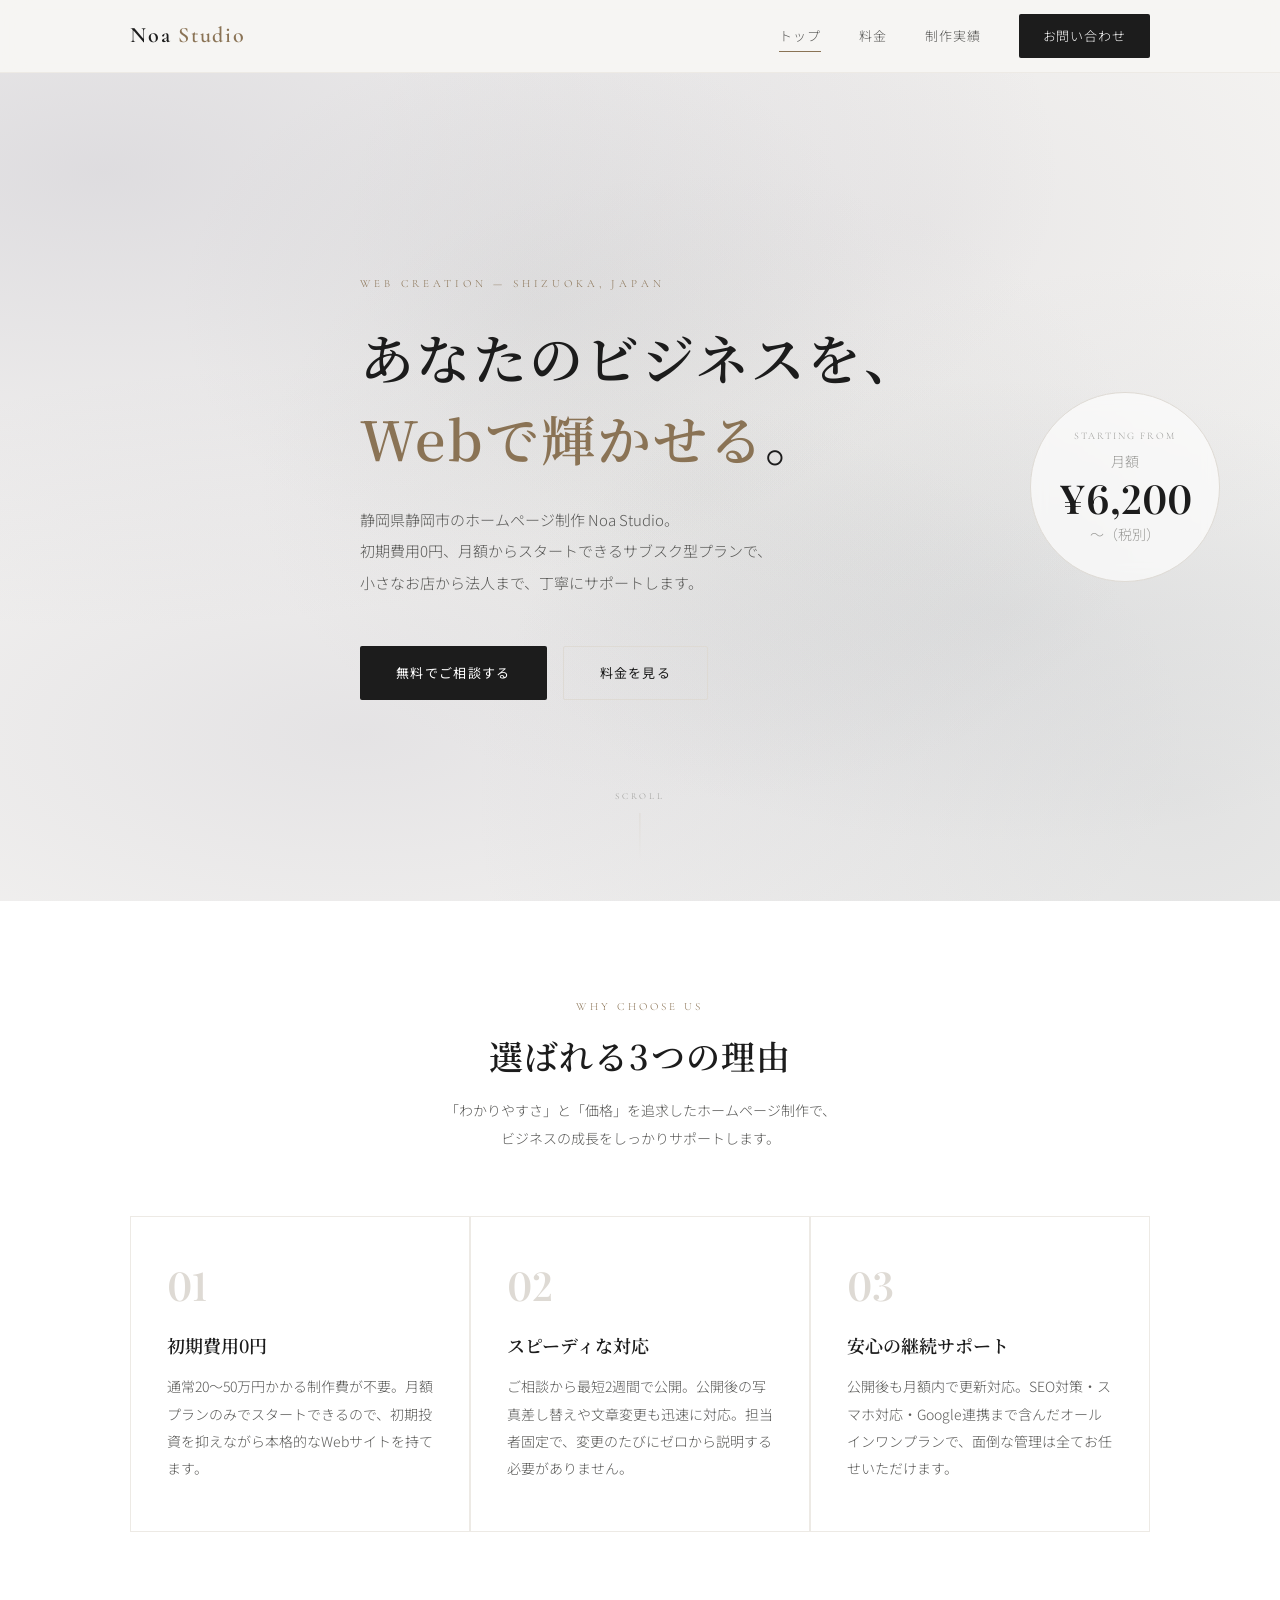
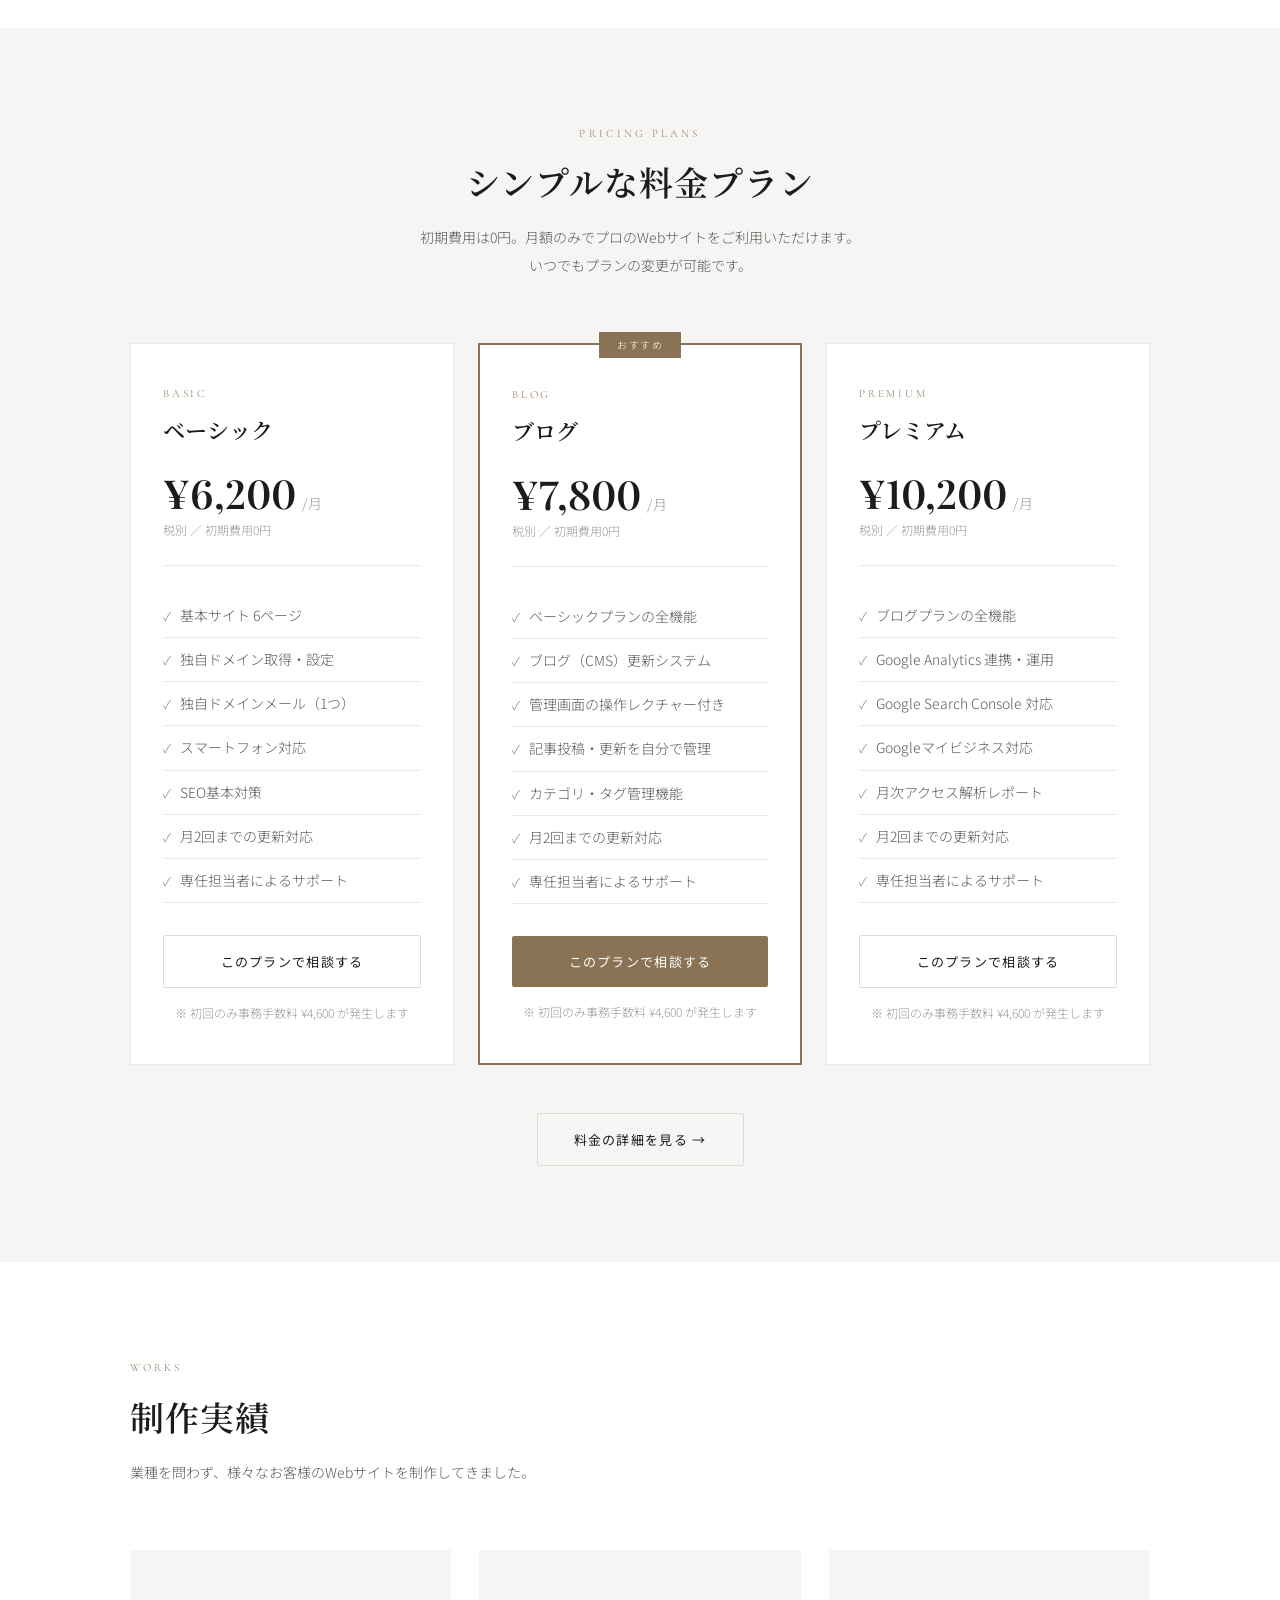
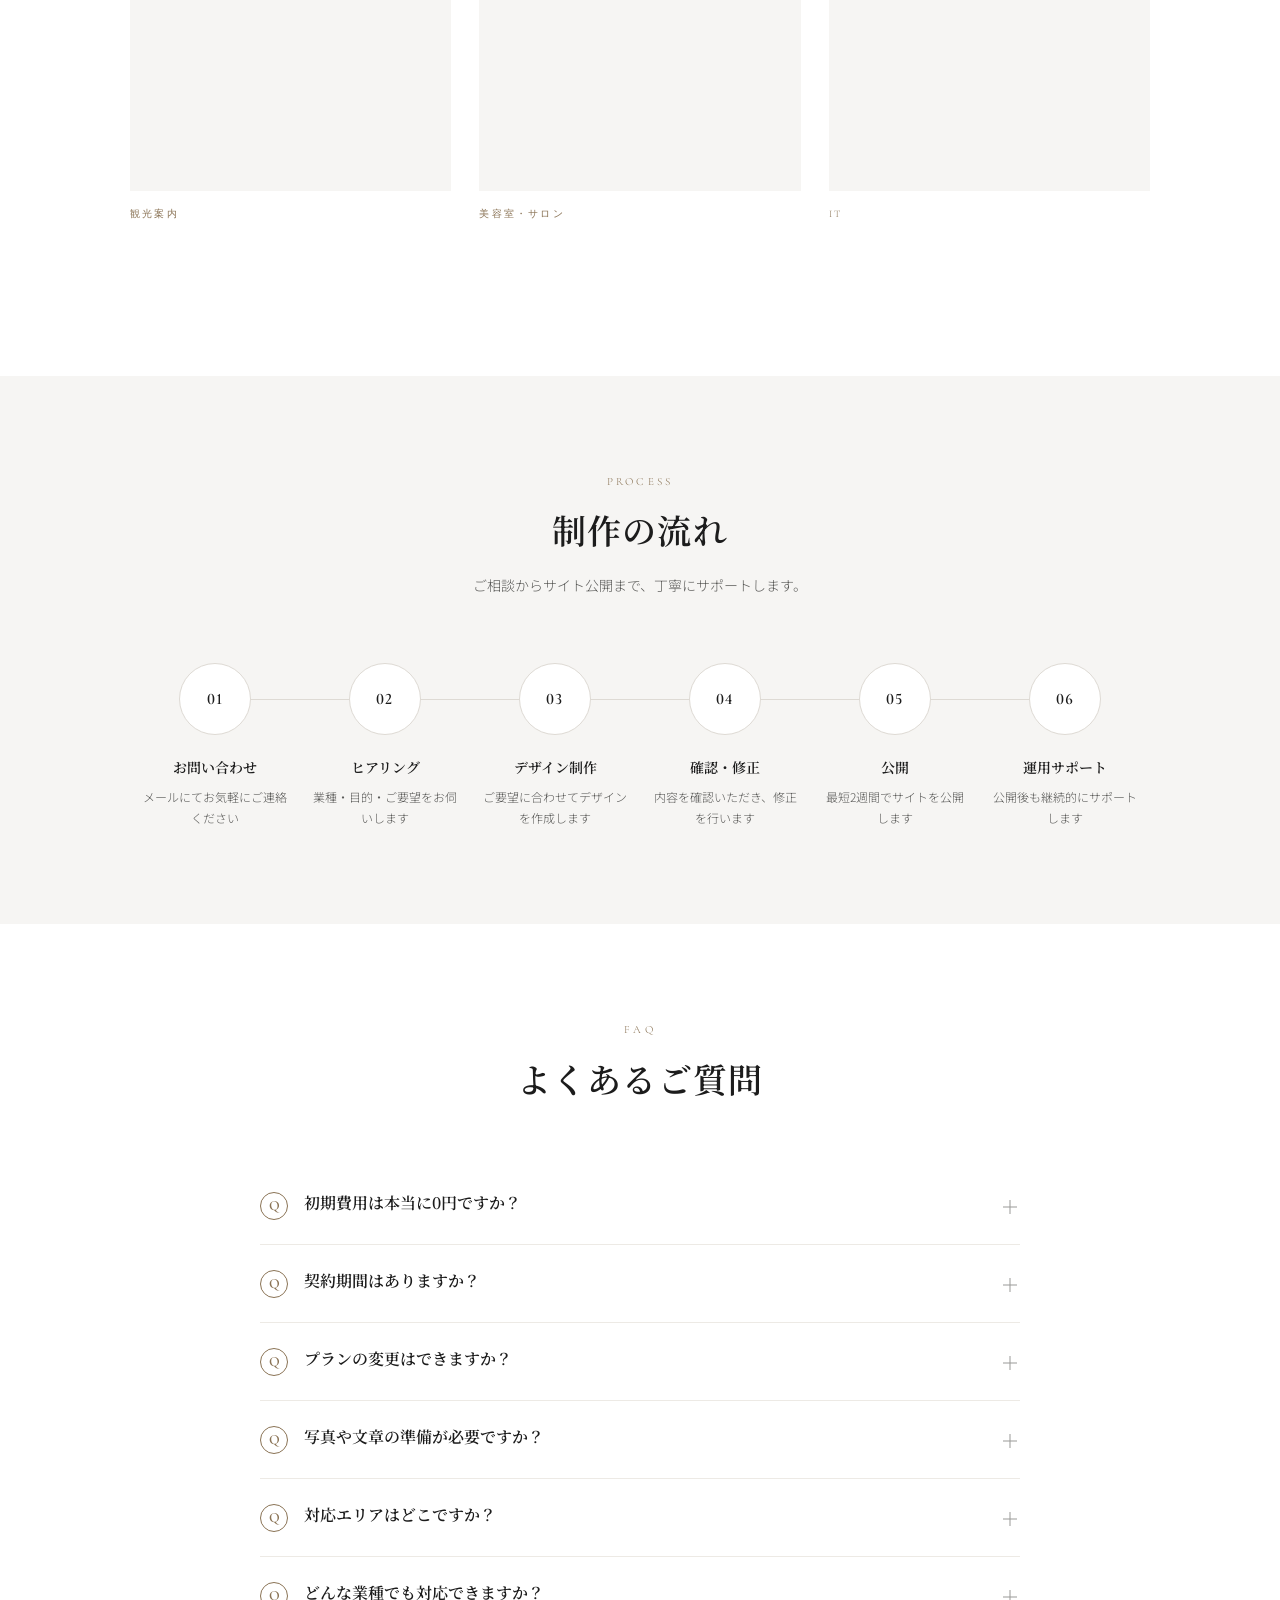
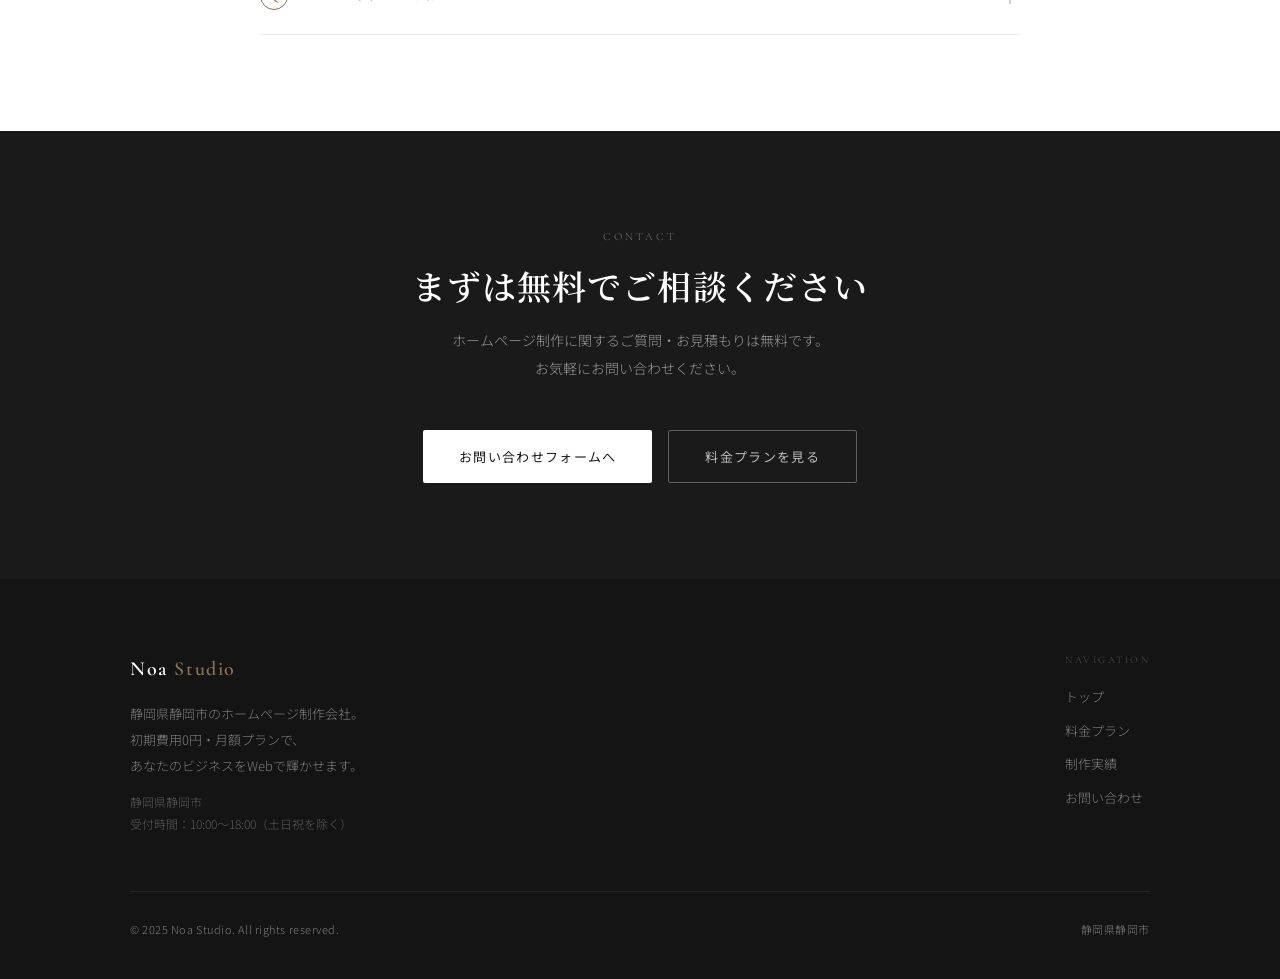
<file: index.html>
<!DOCTYPE html>
<html lang="ja">
<head>
  <meta charset="UTF-8">
  <meta name="viewport" content="width=device-width, initial-scale=1.0">
  <title>Noa Studio | 静岡県のホームページ制作</title>
  <meta name="description" content="静岡県静岡市のホームページ制作会社 Noa Studio。初期費用0円・月額6,200円〜のサブスク型プランで、あなたのビジネスをWebで輝かせます。">
  <link rel="stylesheet" href="css/style.css">
</head>
<body>

<!-- ==================== HEADER ==================== -->
<header class="site-header">
  <div class="header-inner">
    <a href="index.html" class="site-logo">Noa <span>Studio</span></a>
    <nav class="site-nav" id="siteNav">
      <a href="index.html" class="active">トップ</a>
      <a href="price.html">料金</a>
      <a href="works.html">制作実績</a>
      <a href="contact.html" class="nav-cta">お問い合わせ</a>
    </nav>
    <button class="hamburger" id="hamburger" aria-label="メニュー">
      <span></span><span></span><span></span>
    </button>
  </div>
</header>

<!-- ==================== HERO ==================== -->
<section class="hero bg-texture">
  <div class="container">
    <div class="hero-content">
      <span class="hero-en">Web Creation — Shizuoka, Japan</span>
      <h1 class="hero-title">
        あなたのビジネスを、<br><em>Webで輝かせる</em>。
      </h1>
      <p class="hero-text">
        静岡県静岡市のホームページ制作 Noa Studio。<br>
        初期費用0円、月額からスタートできるサブスク型プランで、<br>
        小さなお店から法人まで、丁寧にサポートします。
      </p>
      <div class="hero-actions">
        <a href="contact.html" class="btn btn-primary">無料でご相談する</a>
        <a href="price.html" class="btn btn-outline">料金を見る</a>
      </div>
    </div>
  </div>

  <!-- Floating price badge -->
  <div class="hero-badge">
    <div class="hero-badge-ring">
      <span class="badge-label">Starting from</span>
      <span class="badge-from">月額</span>
      <span class="badge-price"><span class="badge-currency">¥</span>6,200</span>
      <span class="badge-unit">〜（税別）</span>
    </div>
  </div>

  <!-- Scroll indicator -->
  <div class="hero-scroll">
    <span>Scroll</span>
    <div class="scroll-line"></div>
  </div>
</section>

<!-- ==================== FEATURES ==================== -->
<section class="features">
  <div class="container">
    <div class="section-header center">
      <span class="section-label">Why Choose Us</span>
      <h2 class="section-title">選ばれる3つの理由</h2>
      <p class="section-subtitle">
        「わかりやすさ」と「価格」を追求したホームページ制作で、<br>
        ビジネスの成長をしっかりサポートします。
      </p>
    </div>

    <div class="features-grid">
      <div class="feature-item">
        <div class="feature-num">01</div>
        <h3 class="feature-title">初期費用0円</h3>
        <p class="feature-text">
          通常20〜50万円かかる制作費が不要。月額プランのみでスタートできるので、初期投資を抑えながら本格的なWebサイトを持てます。
        </p>
      </div>
      <div class="feature-item">
        <div class="feature-num">02</div>
        <h3 class="feature-title">スピーディな対応</h3>
        <p class="feature-text">
          ご相談から最短2週間で公開。公開後の写真差し替えや文章変更も迅速に対応。担当者固定で、変更のたびにゼロから説明する必要がありません。
        </p>
      </div>
      <div class="feature-item">
        <div class="feature-num">03</div>
        <h3 class="feature-title">安心の継続サポート</h3>
        <p class="feature-text">
          公開後も月額内で更新対応。SEO対策・スマホ対応・Google連携まで含んだオールインワンプランで、面倒な管理は全てお任せいただけます。
        </p>
      </div>
    </div>
  </div>
</section>

<!-- ==================== PLANS ==================== -->
<section class="plans bg-texture">
  <div class="container">
    <div class="section-header center">
      <span class="section-label">Pricing Plans</span>
      <h2 class="section-title">シンプルな料金プラン</h2>
      <p class="section-subtitle">
        初期費用は0円。月額のみでプロのWebサイトをご利用いただけます。<br>
        いつでもプランの変更が可能です。
      </p>
    </div>

    <div class="plans-grid">
      <!-- Basic -->
      <div class="plan-card">
        <p class="plan-en">Basic</p>
        <h3 class="plan-name">ベーシック</h3>
        <div class="plan-price">
          <div>
            <span class="currency">¥</span><span class="amount">6,200</span><span class="unit"> /月</span>
          </div>
          <p class="tax">税別 ／ 初期費用0円</p>
        </div>
        <ul class="plan-features">
          <li>基本サイト 6ページ</li>
          <li>独自ドメイン取得・設定</li>
          <li>独自ドメインメール（1つ）</li>
          <li>スマートフォン対応</li>
          <li>SEO基本対策</li>
          <li>月2回までの更新対応</li>
          <li>専任担当者によるサポート</li>
        </ul>
        <a href="contact.html" class="btn btn-outline" style="width:100%; justify-content:center;">このプランで相談する</a>
        <p class="plan-note">※ 初回のみ事務手数料 ¥4,600 が発生します</p>
      </div>

      <!-- Blog (featured) -->
      <div class="plan-card featured">
        <div class="plan-badge">おすすめ</div>
        <p class="plan-en">Blog</p>
        <h3 class="plan-name">ブログ</h3>
        <div class="plan-price">
          <div>
            <span class="currency">¥</span><span class="amount">7,800</span><span class="unit"> /月</span>
          </div>
          <p class="tax">税別 ／ 初期費用0円</p>
        </div>
        <ul class="plan-features">
          <li>ベーシックプランの全機能</li>
          <li>ブログ（CMS）更新システム</li>
          <li>管理画面の操作レクチャー付き</li>
          <li>記事投稿・更新を自分で管理</li>
          <li>カテゴリ・タグ管理機能</li>
          <li>月2回までの更新対応</li>
          <li>専任担当者によるサポート</li>
        </ul>
        <a href="contact.html" class="btn btn-accent" style="width:100%; justify-content:center;">このプランで相談する</a>
        <p class="plan-note">※ 初回のみ事務手数料 ¥4,600 が発生します</p>
      </div>

      <!-- Premium -->
      <div class="plan-card">
        <p class="plan-en">Premium</p>
        <h3 class="plan-name">プレミアム</h3>
        <div class="plan-price">
          <div>
            <span class="currency">¥</span><span class="amount">10,200</span><span class="unit"> /月</span>
          </div>
          <p class="tax">税別 ／ 初期費用0円</p>
        </div>
        <ul class="plan-features">
          <li>ブログプランの全機能</li>
          <li>Google Analytics 連携・運用</li>
          <li>Google Search Console 対応</li>
          <li>Googleマイビジネス対応</li>
          <li>月次アクセス解析レポート</li>
          <li>月2回までの更新対応</li>
          <li>専任担当者によるサポート</li>
        </ul>
        <a href="contact.html" class="btn btn-outline" style="width:100%; justify-content:center;">このプランで相談する</a>
        <p class="plan-note">※ 初回のみ事務手数料 ¥4,600 が発生します</p>
      </div>
    </div>

    <div style="text-align:center; margin-top:48px;">
      <a href="price.html" class="btn btn-outline">料金の詳細を見る →</a>
    </div>
  </div>
</section>

<!-- ==================== WORKS PREVIEW ==================== -->
<section class="works-preview">
  <div class="container">
    <div class="section-header">
      <span class="section-label">Works</span>
      <h2 class="section-title">制作実績</h2>
      <p class="section-subtitle">
        業種を問わず、様々なお客様のWebサイトを制作してきました。
      </p>
    </div>

    <div class="works-grid">
      <a class="work-item" href="https://fuji-journey.vercel.app/" target="_blank" rel="noopener noreferrer">
        <div class="work-thumb">
          <iframe src="https://fuji-journey.vercel.app/" class="work-thumb-iframe" scrolling="no" loading="lazy" tabindex="-1"></iframe>
        </div>
        <div class="work-info">
          <p class="work-cat">観光案内</p>
        </div>
      </a>
      <a class="work-item" href="https://feuille-hairsalon.vercel.app/" target="_blank" rel="noopener noreferrer">
        <div class="work-thumb">
          <iframe src="https://feuille-hairsalon.vercel.app/" class="work-thumb-iframe" scrolling="no" loading="lazy" tabindex="-1"></iframe>
        </div>
        <div class="work-info">
          <p class="work-cat">美容室・サロン</p>
        </div>
      </a>
      <a class="work-item" href="https://nexta-website-eta.vercel.app/" target="_blank" rel="noopener noreferrer">
        <div class="work-thumb">
          <iframe src="https://nexta-website-eta.vercel.app/" class="work-thumb-iframe" scrolling="no" loading="lazy" tabindex="-1"></iframe>
        </div>
        <div class="work-info">
          <p class="work-cat">IT</p>
        </div>
      </a>
    </div>
  </div>
</section>

<!-- ==================== FLOW ==================== -->
<section class="flow bg-texture">
  <div class="container">
    <div class="section-header center">
      <span class="section-label">Process</span>
      <h2 class="section-title">制作の流れ</h2>
      <p class="section-subtitle">ご相談からサイト公開まで、丁寧にサポートします。</p>
    </div>

    <div class="flow-steps">
      <div class="flow-step">
        <div class="flow-step-num">01</div>
        <h4 class="flow-step-title">お問い合わせ</h4>
        <p class="flow-step-text">メールにてお気軽にご連絡ください</p>
      </div>
      <div class="flow-step">
        <div class="flow-step-num">02</div>
        <h4 class="flow-step-title">ヒアリング</h4>
        <p class="flow-step-text">業種・目的・ご要望をお伺いします</p>
      </div>
      <div class="flow-step">
        <div class="flow-step-num">03</div>
        <h4 class="flow-step-title">デザイン制作</h4>
        <p class="flow-step-text">ご要望に合わせてデザインを作成します</p>
      </div>
      <div class="flow-step">
        <div class="flow-step-num">04</div>
        <h4 class="flow-step-title">確認・修正</h4>
        <p class="flow-step-text">内容を確認いただき、修正を行います</p>
      </div>
      <div class="flow-step">
        <div class="flow-step-num">05</div>
        <h4 class="flow-step-title">公開</h4>
        <p class="flow-step-text">最短2週間でサイトを公開します</p>
      </div>
      <div class="flow-step">
        <div class="flow-step-num">06</div>
        <h4 class="flow-step-title">運用サポート</h4>
        <p class="flow-step-text">公開後も継続的にサポートします</p>
      </div>
    </div>
  </div>
</section>

<!-- ==================== FAQ ==================== -->
<section class="faq">
  <div class="container">
    <div class="section-header center">
      <span class="section-label">FAQ</span>
      <h2 class="section-title">よくあるご質問</h2>
    </div>

    <div class="faq-list">
      <div class="faq-item">
        <button class="faq-q">
          <span class="faq-q-mark">Q</span>
          <span class="faq-q-text">初期費用は本当に0円ですか？</span>
          <span class="faq-icon"></span>
        </button>
        <div class="faq-a">
          はい、制作費は0円です。ただし、ご契約時に初回のみ事務手数料として ¥4,600（税別）が発生します。通常20〜50万円かかる制作費が不要なため、大幅なコスト削減が可能です。
        </div>
      </div>
      <div class="faq-item">
        <button class="faq-q">
          <span class="faq-q-mark">Q</span>
          <span class="faq-q-text">契約期間はありますか？</span>
          <span class="faq-icon"></span>
        </button>
        <div class="faq-a">
          最低契約期間は1年間です。1年経過後は月単位での更新となります。途中解約の場合は残期間分の違約金が発生する場合がありますので、詳しくはお問い合わせください。
        </div>
      </div>
      <div class="faq-item">
        <button class="faq-q">
          <span class="faq-q-mark">Q</span>
          <span class="faq-q-text">プランの変更はできますか？</span>
          <span class="faq-icon"></span>
        </button>
        <div class="faq-a">
          はい、いつでもプランの変更が可能です。ビジネスの成長に合わせて、ベーシック→ブログ→プレミアムへのアップグレードはもちろん、ダウングレードも対応しています。
        </div>
      </div>
      <div class="faq-item">
        <button class="faq-q">
          <span class="faq-q-mark">Q</span>
          <span class="faq-q-text">写真や文章の準備が必要ですか？</span>
          <span class="faq-icon"></span>
        </button>
        <div class="faq-a">
          基本的にお客様にご用意いただく必要がありますが、ご相談いただければ素材調達のサポートも可能です。フリー素材の活用についてもアドバイスいたします。
        </div>
      </div>
      <div class="faq-item">
        <button class="faq-q">
          <span class="faq-q-mark">Q</span>
          <span class="faq-q-text">対応エリアはどこですか？</span>
          <span class="faq-icon"></span>
        </button>
        <div class="faq-a">
          静岡県を中心に、日本全国対応しております。オンラインでのヒアリング・打ち合わせも可能ですので、遠方のお客様もお気軽にご相談ください。
        </div>
      </div>
      <div class="faq-item">
        <button class="faq-q">
          <span class="faq-q-mark">Q</span>
          <span class="faq-q-text">どんな業種でも対応できますか？</span>
          <span class="faq-icon"></span>
        </button>
        <div class="faq-a">
          飲食店、美容室・サロン、医療施設、建築・工務店、製造業、士業（弁護士・税理士など）、学校・教育機関、社団法人など、様々な業種に対応しています。まずはご相談ください。
        </div>
      </div>
    </div>
  </div>
</section>

<!-- ==================== CTA ==================== -->
<section class="cta-banner">
  <div class="container">
    <span class="section-label">Contact</span>
    <h2 class="section-title">まずは無料でご相談ください</h2>
    <p class="section-subtitle">
      ホームページ制作に関するご質問・お見積もりは無料です。<br>
      お気軽にお問い合わせください。
    </p>
    <div style="display:flex; gap:16px; justify-content:center; flex-wrap:wrap;">
      <a href="contact.html" class="btn btn-primary">お問い合わせフォームへ</a>
      <a href="price.html" class="btn btn-outline">料金プランを見る</a>
    </div>
  </div>
</section>

<!-- ==================== FOOTER ==================== -->
<footer class="site-footer">
  <div class="container">
    <div class="footer-grid">
      <div>
        <div class="footer-logo">Noa <span>Studio</span></div>
        <p class="footer-desc">
          静岡県静岡市のホームページ制作会社。<br>
          初期費用0円・月額プランで、<br>
          あなたのビジネスをWebで輝かせます。
        </p>
        <p class="footer-address">
          静岡県静岡市<br>
          受付時間：10:00〜18:00（土日祝を除く）
        </p>
      </div>
      <div>
        <p class="footer-nav-title">Navigation</p>
        <nav class="footer-links">
          <a href="index.html">トップ</a>
          <a href="price.html">料金プラン</a>
          <a href="works.html">制作実績</a>
          <a href="contact.html">お問い合わせ</a>
        </nav>
      </div>
    </div>
    <div class="footer-bottom">
      <span>© 2025 Noa Studio. All rights reserved.</span>
      <span>静岡県静岡市</span>
    </div>
  </div>
</footer>

<script>
  // Hamburger menu
  const hamburger = document.getElementById('hamburger');
  const nav = document.getElementById('siteNav');
  hamburger.addEventListener('click', () => {
    nav.classList.toggle('open');
  });

  // FAQ accordion
  document.querySelectorAll('.faq-q').forEach(btn => {
    btn.addEventListener('click', () => {
      const item = btn.closest('.faq-item');
      const isOpen = item.classList.contains('open');
      document.querySelectorAll('.faq-item').forEach(i => i.classList.remove('open'));
      if (!isOpen) item.classList.add('open');
    });
  });
</script>

</body>
</html>
</file>
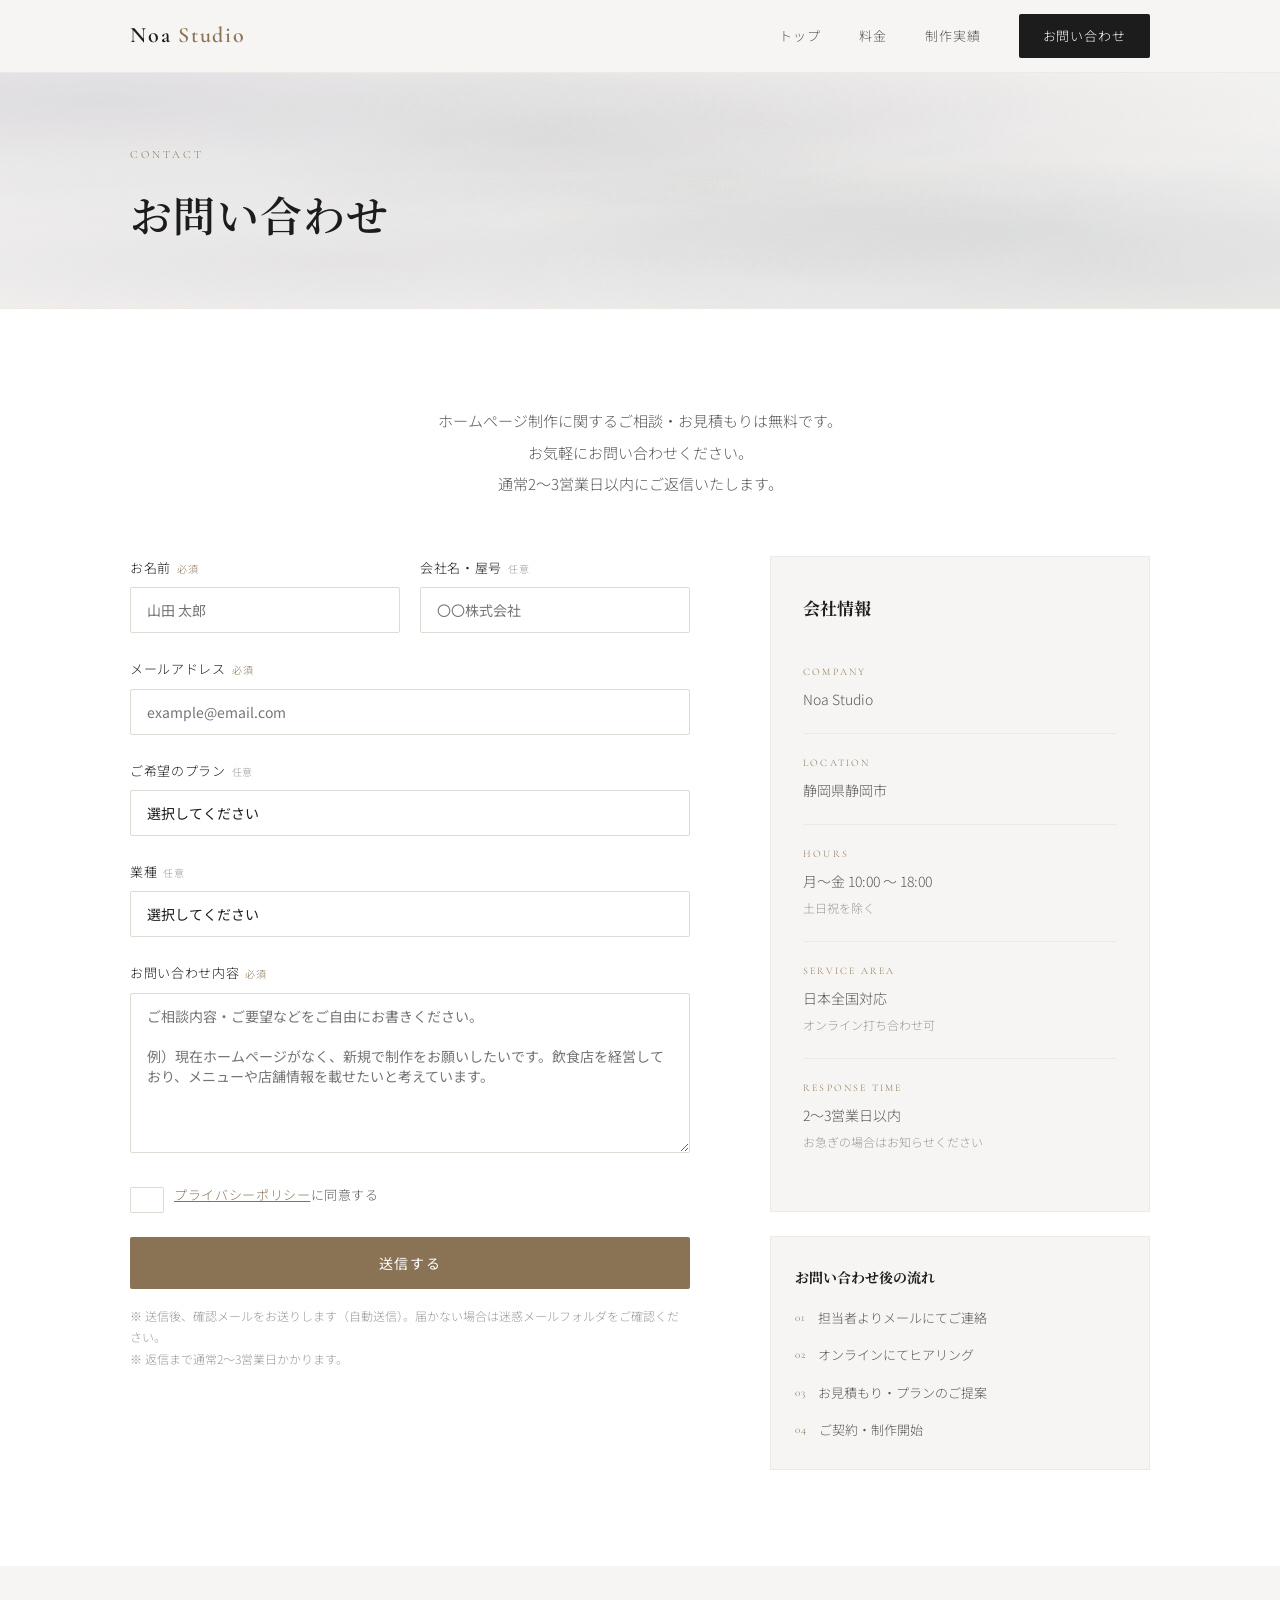
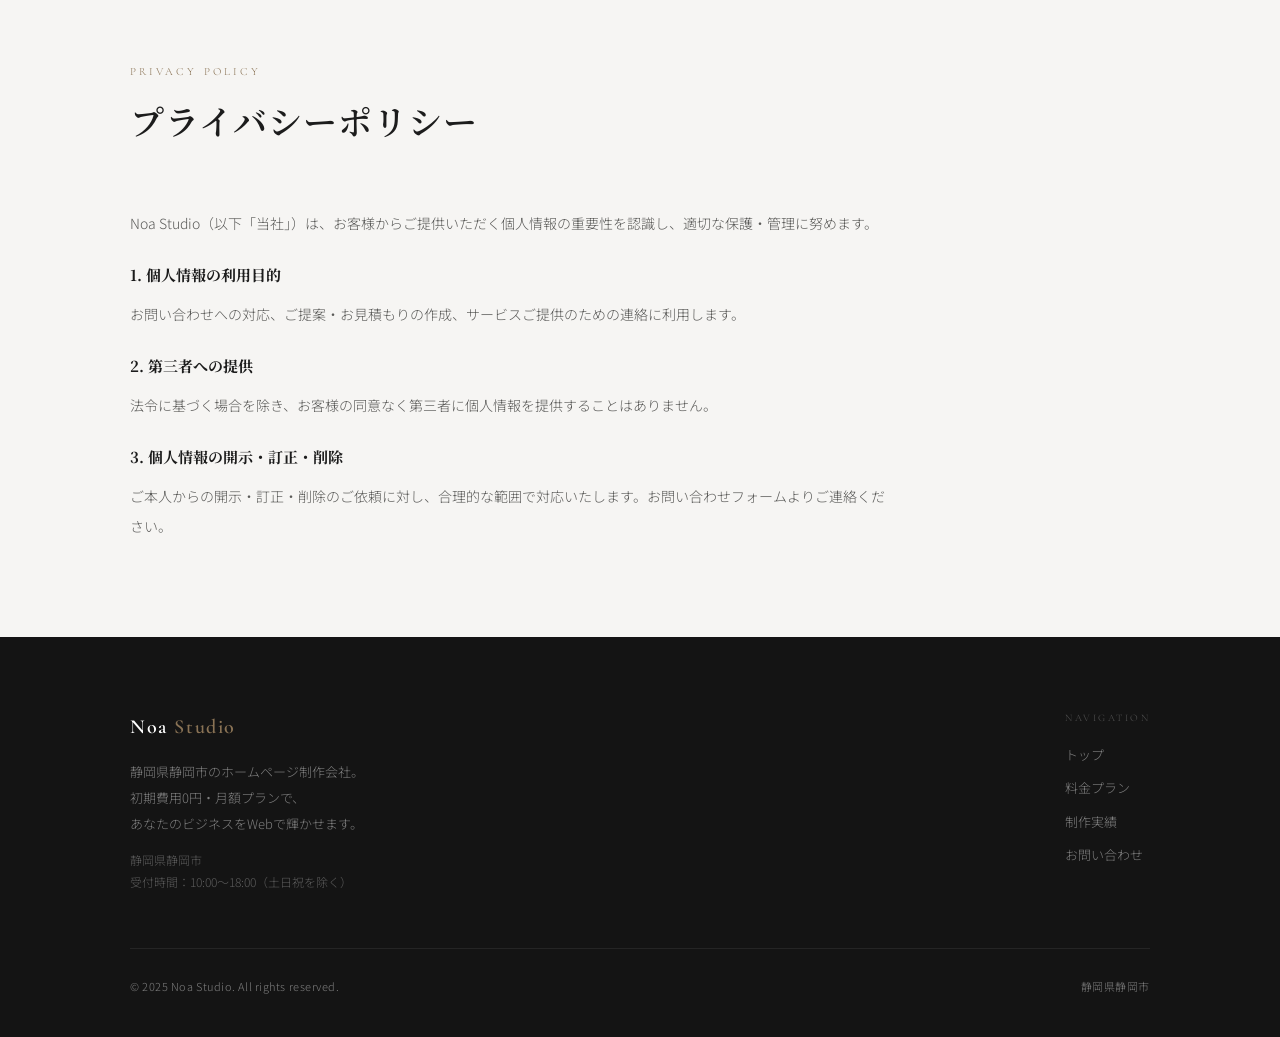
<file: contact.html>
<!DOCTYPE html>
<html lang="ja">
<head>
  <meta charset="UTF-8">
  <meta name="viewport" content="width=device-width, initial-scale=1.0">
  <title>お問い合わせ | Noa Studio</title>
  <meta name="description" content="Noa Studioへのお問い合わせ。ホームページ制作のご相談・お見積もりは無料です。静岡県静岡市のホームページ制作会社。">
  <link rel="stylesheet" href="css/style.css">
  <style>
    .form-row {
      display: grid;
      grid-template-columns: 1fr 1fr;
      gap: 20px;
    }
    .privacy-check {
      display: flex;
      align-items: flex-start;
      gap: 10px;
      margin: 8px 0;
    }
    .privacy-check input[type="checkbox"] {
      width: auto;
      margin-top: 3px;
      accent-color: var(--accent);
      flex-shrink: 0;
    }
    .privacy-check label {
      font-size: 13px;
      color: var(--text-mid);
      line-height: 1.7;
      cursor: pointer;
      margin-bottom: 0;
    }
    .privacy-check label a {
      color: var(--accent);
      text-decoration: underline;
    }

    .submit-btn {
      width: 100%;
      justify-content: center;
      padding: 16px;
      font-size: 14px;
      letter-spacing: 0.12em;
    }

    .form-note {
      font-size: 12px;
      color: var(--text-light);
      line-height: 1.8;
      margin-top: 16px;
    }

    .thanks-message {
      display: none;
      text-align: center;
      padding: 48px 0;
    }
    .thanks-message h3 {
      font-family: var(--serif);
      font-size: 22px;
      margin-bottom: 16px;
    }
    .thanks-message p {
      font-size: 14px;
      color: var(--text-mid);
      line-height: 2;
    }

    @media (max-width: 640px) {
      .form-row { grid-template-columns: 1fr; }
    }
  </style>
</head>
<body>

<!-- ==================== HEADER ==================== -->
<header class="site-header">
  <div class="header-inner">
    <a href="index.html" class="site-logo">Noa <span>Studio</span></a>
    <nav class="site-nav" id="siteNav">
      <a href="index.html">トップ</a>
      <a href="price.html">料金</a>
      <a href="works.html">制作実績</a>
      <a href="contact.html" class="nav-cta active">お問い合わせ</a>
    </nav>
    <button class="hamburger" id="hamburger" aria-label="メニュー">
      <span></span><span></span><span></span>
    </button>
  </div>
</header>

<!-- ==================== PAGE HERO ==================== -->
<div class="page-hero bg-texture">
  <div class="container">
    <span class="section-label">Contact</span>
    <h1>お問い合わせ</h1>
  </div>
</div>

<!-- ==================== CONTACT ==================== -->
<section style="background: var(--bg-white);">
  <div class="container">

    <div style="max-width: 680px; margin: 0 auto 56px;">
      <p style="font-size: 15px; color: var(--text-mid); line-height: 2.1; text-align: center;">
        ホームページ制作に関するご相談・お見積もりは無料です。<br>
        お気軽にお問い合わせください。<br>
        通常2〜3営業日以内にご返信いたします。
      </p>
    </div>

    <div class="contact-layout">

      <!-- Form -->
      <div>
        <form id="contactForm" novalidate>

          <div class="form-row">
            <div class="contact-form-group">
              <label>お名前<span class="required">必須</span></label>
              <input type="text" name="name" placeholder="山田 太郎" required>
            </div>
            <div class="contact-form-group">
              <label>会社名・屋号<span style="color:var(--text-light); font-size:10px; margin-left:6px;">任意</span></label>
              <input type="text" name="company" placeholder="〇〇株式会社">
            </div>
          </div>

          <div class="contact-form-group">
            <label>メールアドレス<span class="required">必須</span></label>
            <input type="email" name="email" placeholder="example@email.com" required>
          </div>

          <div class="contact-form-group">
            <label>ご希望のプラン<span style="color:var(--text-light); font-size:10px; margin-left:6px;">任意</span></label>
            <select name="plan">
              <option value="">選択してください</option>
              <option value="basic">ベーシックプラン（¥6,200/月〜）</option>
              <option value="blog">ブログプラン（¥7,800/月〜）</option>
              <option value="premium">プレミアムプラン（¥10,200/月〜）</option>
              <option value="undecided">まだ決めていない・相談したい</option>
            </select>
          </div>

          <div class="contact-form-group">
            <label>業種<span style="color:var(--text-light); font-size:10px; margin-left:6px;">任意</span></label>
            <select name="industry">
              <option value="">選択してください</option>
              <option value="restaurant">飲食店</option>
              <option value="salon">美容室・サロン</option>
              <option value="medical">医療・健康</option>
              <option value="construction">建築・工務店・不動産</option>
              <option value="legal">士業（弁護士・税理士 など）</option>
              <option value="manufacturing">製造業</option>
              <option value="education">教育・学習</option>
              <option value="other">その他</option>
            </select>
          </div>

          <div class="contact-form-group">
            <label>お問い合わせ内容<span class="required">必須</span></label>
            <textarea name="message" placeholder="ご相談内容・ご要望などをご自由にお書きください。&#10;&#10;例）現在ホームページがなく、新規で制作をお願いしたいです。飲食店を経営しており、メニューや店舗情報を載せたいと考えています。" required></textarea>
          </div>

          <div class="contact-form-group">
            <div class="privacy-check">
              <input type="checkbox" id="privacy" name="privacy" required>
              <label for="privacy">
                <a href="#privacy-policy">プライバシーポリシー</a>に同意する
              </label>
            </div>
          </div>

          <button type="submit" class="btn btn-accent submit-btn">送信する</button>
          <p class="form-note">
            ※ 送信後、確認メールをお送りします（自動送信）。届かない場合は迷惑メールフォルダをご確認ください。<br>
            ※ 返信まで通常2〜3営業日かかります。
          </p>

        </form>

        <div class="thanks-message" id="thanksMessage">
          <h3>お問い合わせありがとうございます</h3>
          <p>
            ご入力いただいたメールアドレスに確認メールをお送りしました。<br>
            2〜3営業日以内に担当者よりご連絡いたします。<br><br>
            しばらくお待ちください。
          </p>
          <a href="index.html" class="btn btn-outline" style="margin-top: 32px;">トップページへ戻る</a>
        </div>
      </div>

      <!-- Sidebar info -->
      <div>
        <div class="contact-info">
          <h3 style="font-family: var(--serif); font-size: 17px; margin-bottom: 20px;">会社情報</h3>

          <div class="contact-info-item">
            <p class="contact-info-label">Company</p>
            <p class="contact-info-text">Noa Studio</p>
          </div>

          <div class="contact-info-item">
            <p class="contact-info-label">Location</p>
            <p class="contact-info-text">静岡県静岡市</p>
          </div>

          <div class="contact-info-item">
            <p class="contact-info-label">Hours</p>
            <p class="contact-info-text">
              月〜金 10:00 〜 18:00<br>
              <span style="font-size:12px; color:var(--text-light);">土日祝を除く</span>
            </p>
          </div>

          <div class="contact-info-item">
            <p class="contact-info-label">Service Area</p>
            <p class="contact-info-text">
              日本全国対応<br>
              <span style="font-size:12px; color:var(--text-light);">オンライン打ち合わせ可</span>
            </p>
          </div>

          <div class="contact-info-item" style="border-bottom: none;">
            <p class="contact-info-label">Response Time</p>
            <p class="contact-info-text">
              2〜3営業日以内<br>
              <span style="font-size:12px; color:var(--text-light);">お急ぎの場合はお知らせください</span>
            </p>
          </div>
        </div>

        <!-- Flow summary -->
        <div style="margin-top: 24px; background: var(--bg); border: 1px solid var(--border-lt); padding: 28px 24px;">
          <h4 style="font-family: var(--serif); font-size: 14px; margin-bottom: 16px; color: var(--text);">お問い合わせ後の流れ</h4>
          <div style="display: flex; flex-direction: column; gap: 14px;">
            <div style="display: flex; gap: 12px; align-items: flex-start;">
              <span style="font-family: var(--en); font-size: 11px; color: var(--accent); letter-spacing: 0.1em; flex-shrink: 0; margin-top: 2px;">01</span>
              <p style="font-size: 13px; color: var(--text-mid);">担当者よりメールにてご連絡</p>
            </div>
            <div style="display: flex; gap: 12px; align-items: flex-start;">
              <span style="font-family: var(--en); font-size: 11px; color: var(--accent); letter-spacing: 0.1em; flex-shrink: 0; margin-top: 2px;">02</span>
              <p style="font-size: 13px; color: var(--text-mid);">オンラインにてヒアリング</p>
            </div>
            <div style="display: flex; gap: 12px; align-items: flex-start;">
              <span style="font-family: var(--en); font-size: 11px; color: var(--accent); letter-spacing: 0.1em; flex-shrink: 0; margin-top: 2px;">03</span>
              <p style="font-size: 13px; color: var(--text-mid);">お見積もり・プランのご提案</p>
            </div>
            <div style="display: flex; gap: 12px; align-items: flex-start;">
              <span style="font-family: var(--en); font-size: 11px; color: var(--accent); letter-spacing: 0.1em; flex-shrink: 0; margin-top: 2px;">04</span>
              <p style="font-size: 13px; color: var(--text-mid);">ご契約・制作開始</p>
            </div>
          </div>
        </div>

      </div>
    </div>
  </div>
</section>

<!-- ==================== PRIVACY POLICY ==================== -->
<section id="privacy-policy" style="background: var(--bg);">
  <div class="container">
    <div class="section-header">
      <span class="section-label">Privacy Policy</span>
      <h2 class="section-title">プライバシーポリシー</h2>
    </div>
    <div style="max-width: 760px; font-size: 14px; color: var(--text-mid); line-height: 2.1;">
      <p style="margin-bottom: 20px;">
        Noa Studio（以下「当社」）は、お客様からご提供いただく個人情報の重要性を認識し、適切な保護・管理に努めます。
      </p>
      <h4 style="font-family: var(--serif); font-size: 15px; color: var(--text); margin-bottom: 10px;">1. 個人情報の利用目的</h4>
      <p style="margin-bottom: 20px;">
        お問い合わせへの対応、ご提案・お見積もりの作成、サービスご提供のための連絡に利用します。
      </p>
      <h4 style="font-family: var(--serif); font-size: 15px; color: var(--text); margin-bottom: 10px;">2. 第三者への提供</h4>
      <p style="margin-bottom: 20px;">
        法令に基づく場合を除き、お客様の同意なく第三者に個人情報を提供することはありません。
      </p>
      <h4 style="font-family: var(--serif); font-size: 15px; color: var(--text); margin-bottom: 10px;">3. 個人情報の開示・訂正・削除</h4>
      <p>
        ご本人からの開示・訂正・削除のご依頼に対し、合理的な範囲で対応いたします。お問い合わせフォームよりご連絡ください。
      </p>
    </div>
  </div>
</section>

<!-- ==================== FOOTER ==================== -->
<footer class="site-footer">
  <div class="container">
    <div class="footer-grid">
      <div>
        <div class="footer-logo">Noa <span>Studio</span></div>
        <p class="footer-desc">
          静岡県静岡市のホームページ制作会社。<br>
          初期費用0円・月額プランで、<br>
          あなたのビジネスをWebで輝かせます。
        </p>
        <p class="footer-address">
          静岡県静岡市<br>
          受付時間：10:00〜18:00（土日祝を除く）
        </p>
      </div>
      <div>
        <p class="footer-nav-title">Navigation</p>
        <nav class="footer-links">
          <a href="index.html">トップ</a>
          <a href="price.html">料金プラン</a>
          <a href="works.html">制作実績</a>
          <a href="contact.html">お問い合わせ</a>
        </nav>
      </div>
    </div>
    <div class="footer-bottom">
      <span>© 2025 Noa Studio. All rights reserved.</span>
      <span>静岡県静岡市</span>
    </div>
  </div>
</footer>

<script>
  const hamburger = document.getElementById('hamburger');
  const nav = document.getElementById('siteNav');
  hamburger.addEventListener('click', () => nav.classList.toggle('open'));

  // Form submission (demo — shows thank you message)
  document.getElementById('contactForm').addEventListener('submit', function(e) {
    e.preventDefault();

    const name     = this.name.value.trim();
    const email    = this.email.value.trim();
    const message  = this.message.value.trim();
    const privacy  = this.privacy.checked;

    if (!name || !email || !message || !privacy) {
      alert('必須項目をすべてご入力ください。');
      return;
    }

    // Show thanks (in a real site, POST to server here)
    this.style.display = 'none';
    document.getElementById('thanksMessage').style.display = 'block';
    window.scrollTo({ top: document.getElementById('thanksMessage').offsetTop - 100, behavior: 'smooth' });
  });
</script>

</body>
</html>
</file>
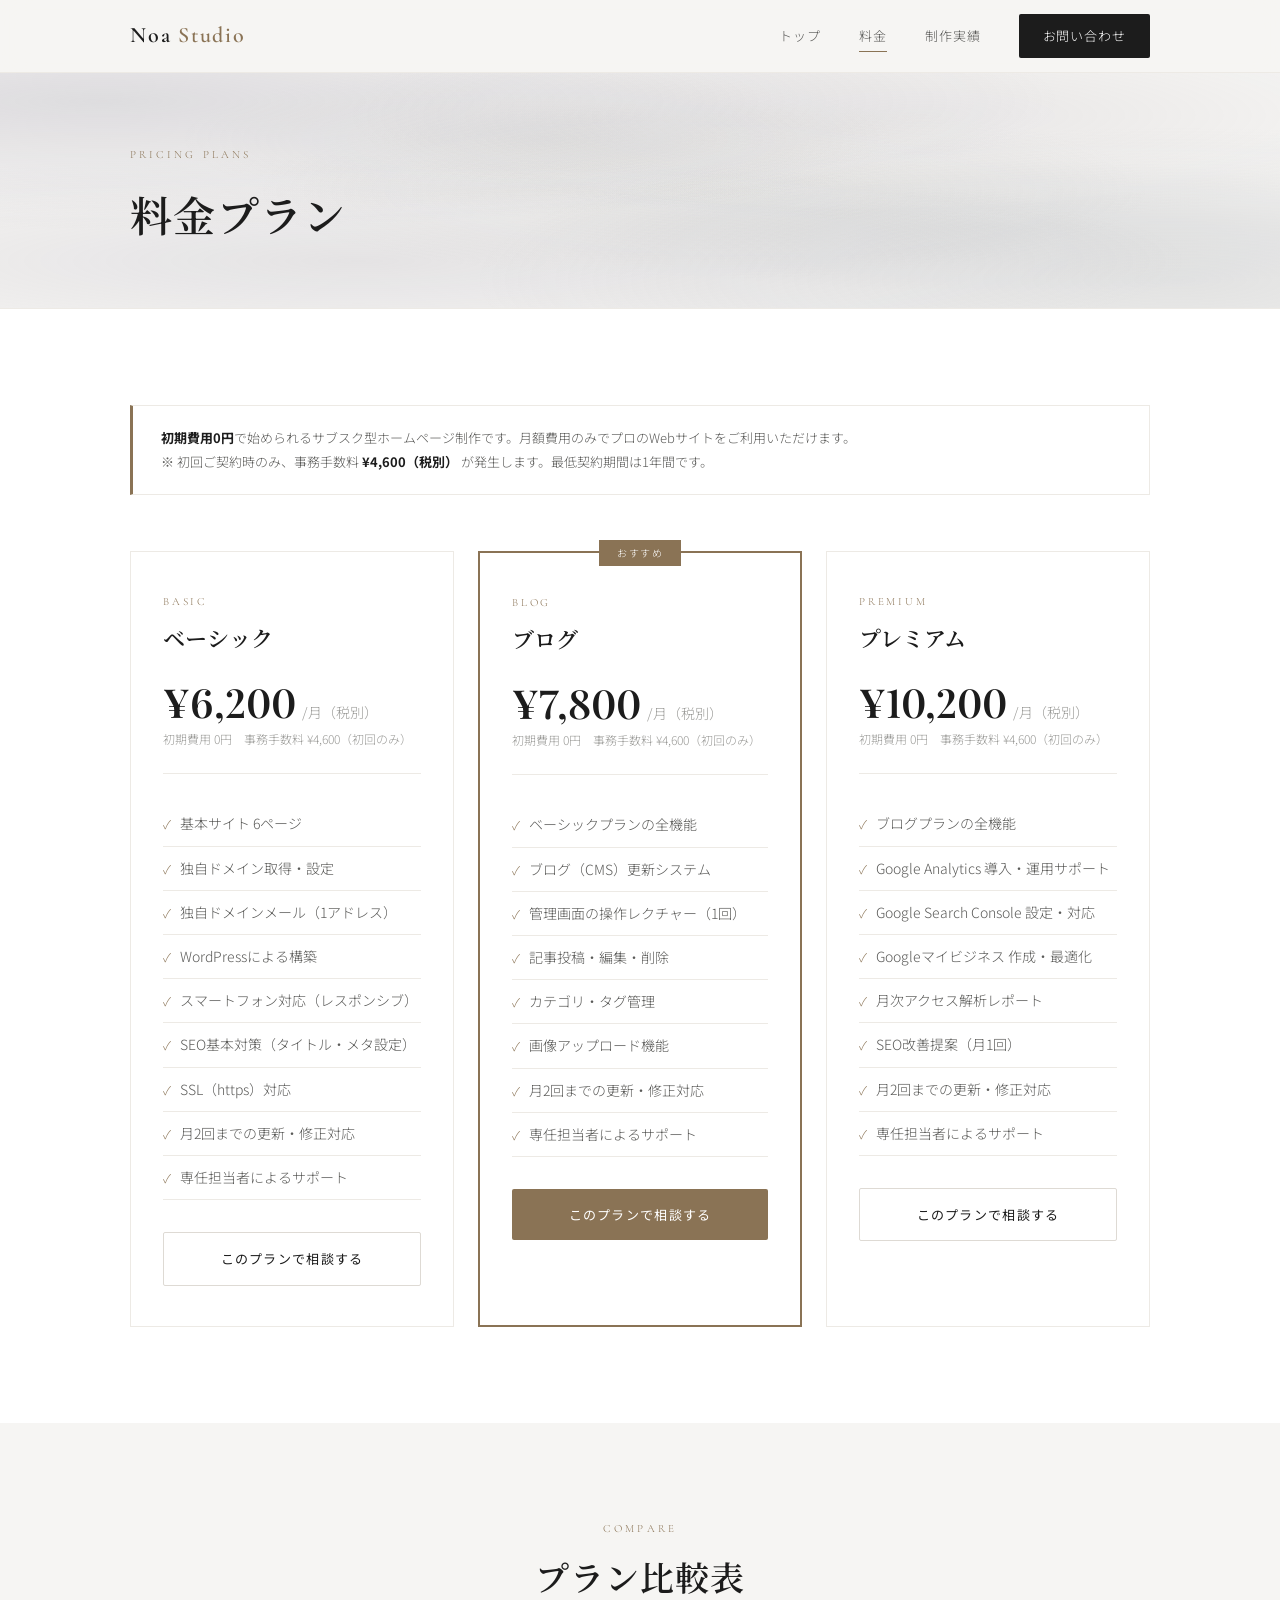
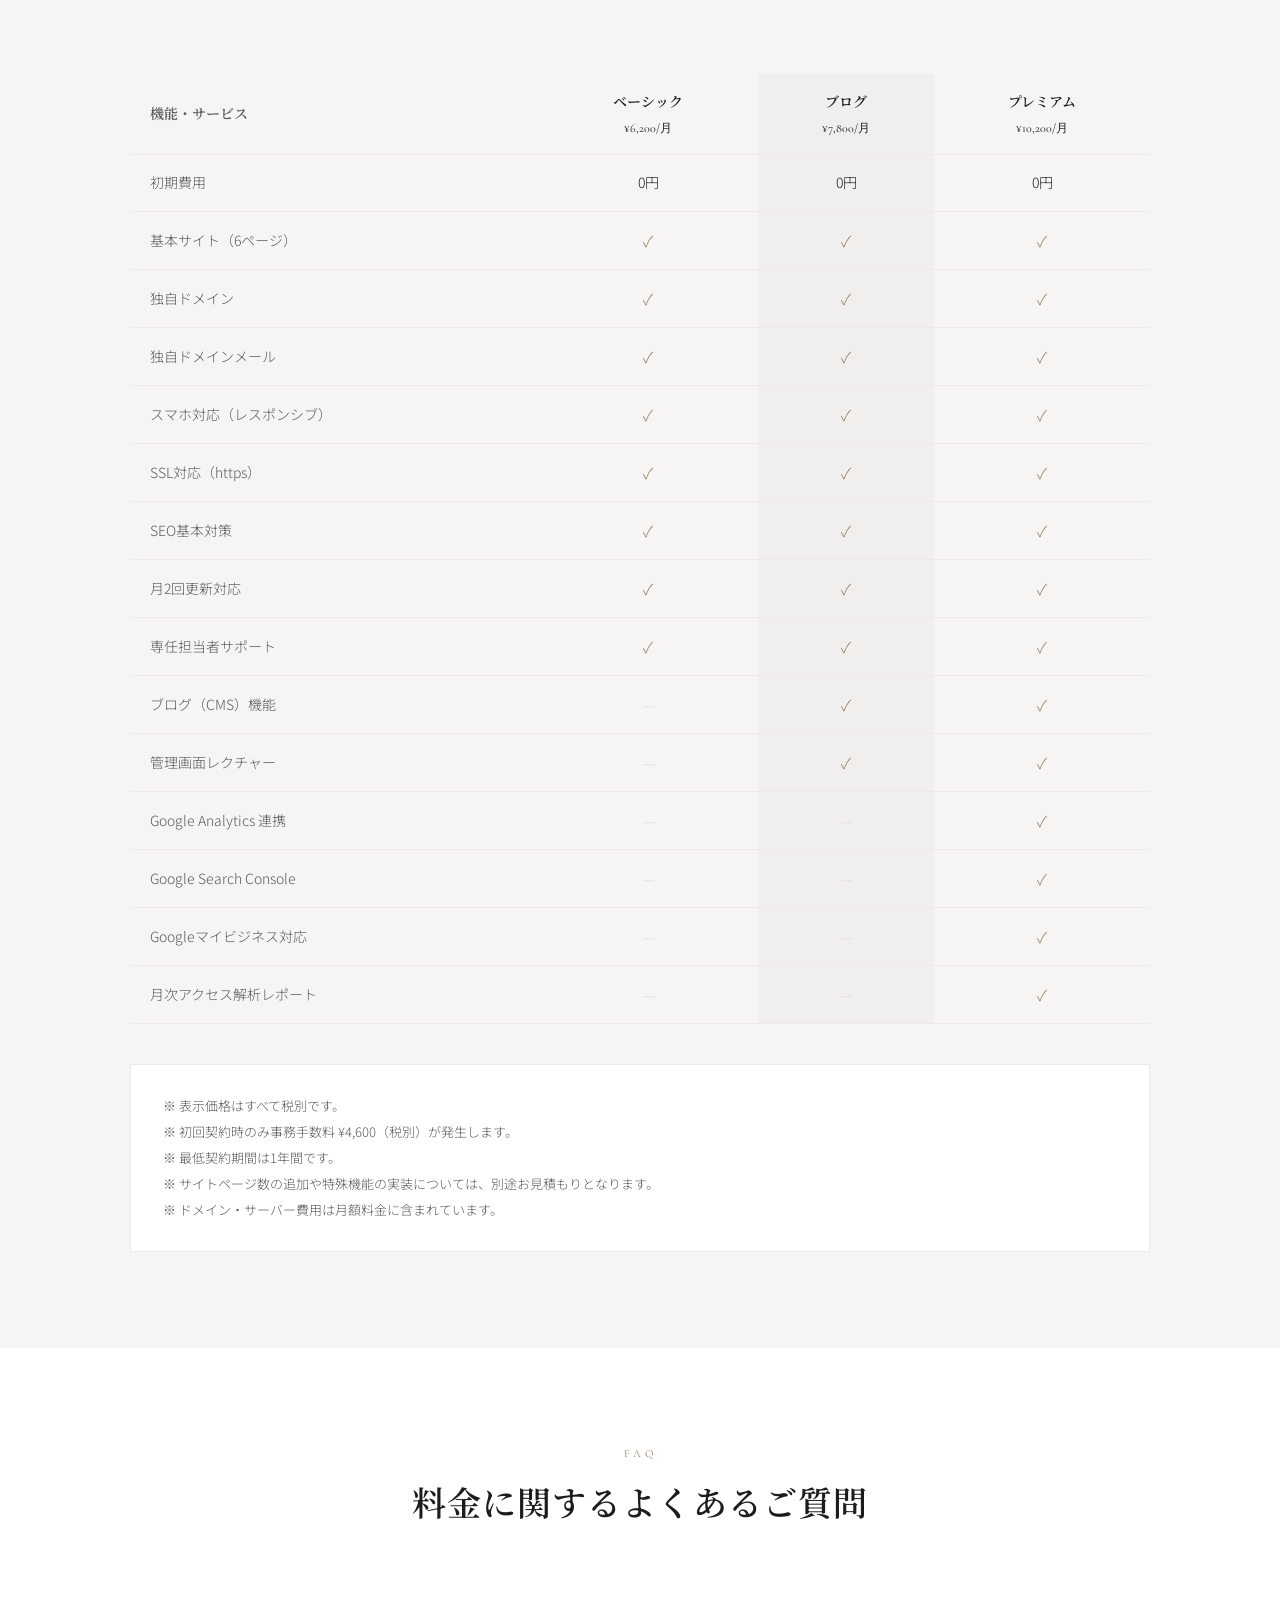
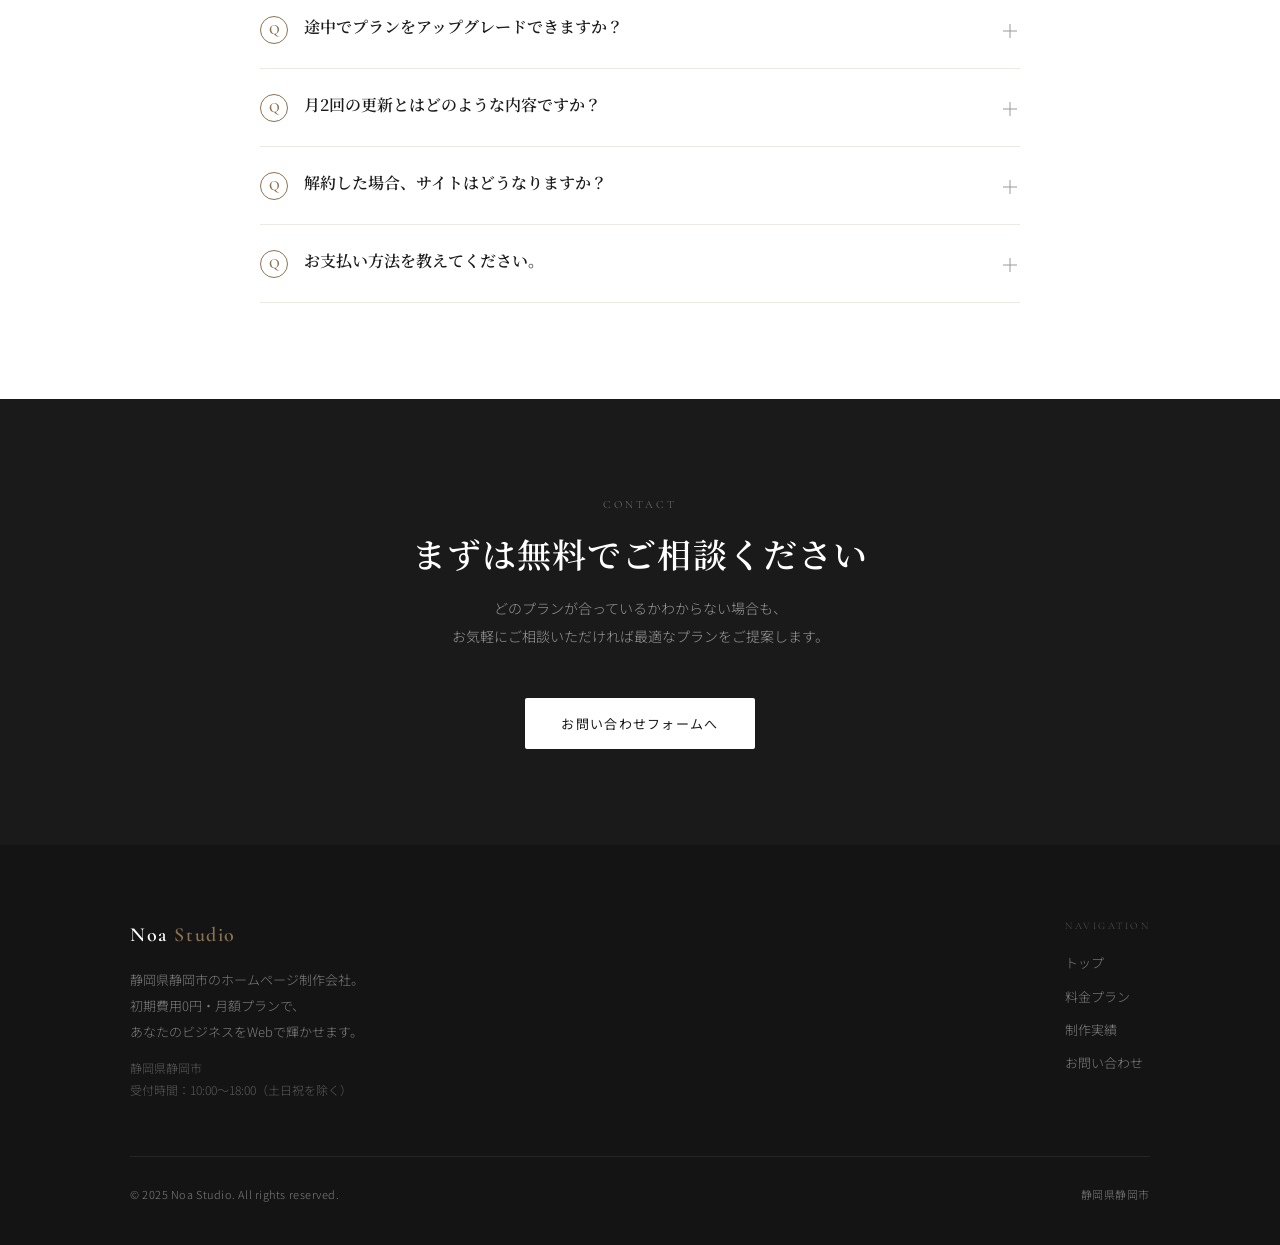
<file: price.html>
<!DOCTYPE html>
<html lang="ja">
<head>
  <meta charset="UTF-8">
  <meta name="viewport" content="width=device-width, initial-scale=1.0">
  <title>料金プラン | Noa Studio</title>
  <meta name="description" content="Noa Studioの料金プランをご紹介。初期費用0円・月額6,200円〜のサブスク型ホームページ制作。ベーシック・ブログ・プレミアムの3プランをご用意しています。">
  <link rel="stylesheet" href="css/style.css">
</head>
<body>

<!-- ==================== HEADER ==================== -->
<header class="site-header">
  <div class="header-inner">
    <a href="index.html" class="site-logo">Noa <span>Studio</span></a>
    <nav class="site-nav" id="siteNav">
      <a href="index.html">トップ</a>
      <a href="price.html" class="active">料金</a>
      <a href="works.html">制作実績</a>
      <a href="contact.html" class="nav-cta">お問い合わせ</a>
    </nav>
    <button class="hamburger" id="hamburger" aria-label="メニュー">
      <span></span><span></span><span></span>
    </button>
  </div>
</header>

<!-- ==================== PAGE HERO ==================== -->
<div class="page-hero bg-texture">
  <div class="container">
    <span class="section-label">Pricing Plans</span>
    <h1>料金プラン</h1>
  </div>
</div>

<!-- ==================== PLANS ==================== -->
<section style="background: var(--bg-white);">
  <div class="container">

    <div class="price-notice">
      <strong>初期費用0円</strong>で始められるサブスク型ホームページ制作です。月額費用のみでプロのWebサイトをご利用いただけます。<br>
      ※ 初回ご契約時のみ、事務手数料 <strong>¥4,600（税別）</strong> が発生します。最低契約期間は1年間です。
    </div>

    <div class="plans-grid">
      <!-- Basic -->
      <div class="plan-card">
        <p class="plan-en">Basic</p>
        <h3 class="plan-name">ベーシック</h3>
        <div class="plan-price">
          <div>
            <span class="currency">¥</span><span class="amount">6,200</span><span class="unit"> /月（税別）</span>
          </div>
          <p class="tax">初期費用 0円　事務手数料 ¥4,600（初回のみ）</p>
        </div>
        <ul class="plan-features">
          <li>基本サイト 6ページ</li>
          <li>独自ドメイン取得・設定</li>
          <li>独自ドメインメール（1アドレス）</li>
          <li>WordPressによる構築</li>
          <li>スマートフォン対応（レスポンシブ）</li>
          <li>SEO基本対策（タイトル・メタ設定）</li>
          <li>SSL（https）対応</li>
          <li>月2回までの更新・修正対応</li>
          <li>専任担当者によるサポート</li>
        </ul>
        <a href="contact.html" class="btn btn-outline" style="width:100%; justify-content:center;">このプランで相談する</a>
      </div>

      <!-- Blog (featured) -->
      <div class="plan-card featured">
        <div class="plan-badge">おすすめ</div>
        <p class="plan-en">Blog</p>
        <h3 class="plan-name">ブログ</h3>
        <div class="plan-price">
          <div>
            <span class="currency">¥</span><span class="amount">7,800</span><span class="unit"> /月（税別）</span>
          </div>
          <p class="tax">初期費用 0円　事務手数料 ¥4,600（初回のみ）</p>
        </div>
        <ul class="plan-features">
          <li>ベーシックプランの全機能</li>
          <li>ブログ（CMS）更新システム</li>
          <li>管理画面の操作レクチャー（1回）</li>
          <li>記事投稿・編集・削除</li>
          <li>カテゴリ・タグ管理</li>
          <li>画像アップロード機能</li>
          <li>月2回までの更新・修正対応</li>
          <li>専任担当者によるサポート</li>
        </ul>
        <a href="contact.html" class="btn btn-accent" style="width:100%; justify-content:center;">このプランで相談する</a>
      </div>

      <!-- Premium -->
      <div class="plan-card">
        <p class="plan-en">Premium</p>
        <h3 class="plan-name">プレミアム</h3>
        <div class="plan-price">
          <div>
            <span class="currency">¥</span><span class="amount">10,200</span><span class="unit"> /月（税別）</span>
          </div>
          <p class="tax">初期費用 0円　事務手数料 ¥4,600（初回のみ）</p>
        </div>
        <ul class="plan-features">
          <li>ブログプランの全機能</li>
          <li>Google Analytics 導入・運用サポート</li>
          <li>Google Search Console 設定・対応</li>
          <li>Googleマイビジネス 作成・最適化</li>
          <li>月次アクセス解析レポート</li>
          <li>SEO改善提案（月1回）</li>
          <li>月2回までの更新・修正対応</li>
          <li>専任担当者によるサポート</li>
        </ul>
        <a href="contact.html" class="btn btn-outline" style="width:100%; justify-content:center;">このプランで相談する</a>
      </div>
    </div>

  </div>
</section>

<!-- ==================== COMPARISON TABLE ==================== -->
<section style="background: var(--bg);">
  <div class="container">
    <div class="section-header center">
      <span class="section-label">Compare</span>
      <h2 class="section-title">プラン比較表</h2>
    </div>

    <div class="compare-wrap">
      <table class="compare-table">
        <thead>
          <tr>
            <th style="width:40%;">機能・サービス</th>
            <th>ベーシック<br><small style="font-family:var(--en); font-weight:400; font-size:12px;">¥6,200/月</small></th>
            <th class="feat-col">ブログ<br><small style="font-family:var(--en); font-weight:400; font-size:12px;">¥7,800/月</small></th>
            <th>プレミアム<br><small style="font-family:var(--en); font-weight:400; font-size:12px;">¥10,200/月</small></th>
          </tr>
        </thead>
        <tbody>
          <tr>
            <td>初期費用</td>
            <td>0円</td>
            <td class="feat-col">0円</td>
            <td>0円</td>
          </tr>
          <tr>
            <td>基本サイト（6ページ）</td>
            <td class="check">✓</td>
            <td class="feat-col check">✓</td>
            <td class="check">✓</td>
          </tr>
          <tr>
            <td>独自ドメイン</td>
            <td class="check">✓</td>
            <td class="feat-col check">✓</td>
            <td class="check">✓</td>
          </tr>
          <tr>
            <td>独自ドメインメール</td>
            <td class="check">✓</td>
            <td class="feat-col check">✓</td>
            <td class="check">✓</td>
          </tr>
          <tr>
            <td>スマホ対応（レスポンシブ）</td>
            <td class="check">✓</td>
            <td class="feat-col check">✓</td>
            <td class="check">✓</td>
          </tr>
          <tr>
            <td>SSL対応（https）</td>
            <td class="check">✓</td>
            <td class="feat-col check">✓</td>
            <td class="check">✓</td>
          </tr>
          <tr>
            <td>SEO基本対策</td>
            <td class="check">✓</td>
            <td class="feat-col check">✓</td>
            <td class="check">✓</td>
          </tr>
          <tr>
            <td>月2回更新対応</td>
            <td class="check">✓</td>
            <td class="feat-col check">✓</td>
            <td class="check">✓</td>
          </tr>
          <tr>
            <td>専任担当者サポート</td>
            <td class="check">✓</td>
            <td class="feat-col check">✓</td>
            <td class="check">✓</td>
          </tr>
          <tr>
            <td>ブログ（CMS）機能</td>
            <td class="cross">—</td>
            <td class="feat-col check">✓</td>
            <td class="check">✓</td>
          </tr>
          <tr>
            <td>管理画面レクチャー</td>
            <td class="cross">—</td>
            <td class="feat-col check">✓</td>
            <td class="check">✓</td>
          </tr>
          <tr>
            <td>Google Analytics 連携</td>
            <td class="cross">—</td>
            <td class="feat-col cross">—</td>
            <td class="check">✓</td>
          </tr>
          <tr>
            <td>Google Search Console</td>
            <td class="cross">—</td>
            <td class="feat-col cross">—</td>
            <td class="check">✓</td>
          </tr>
          <tr>
            <td>Googleマイビジネス対応</td>
            <td class="cross">—</td>
            <td class="feat-col cross">—</td>
            <td class="check">✓</td>
          </tr>
          <tr>
            <td>月次アクセス解析レポート</td>
            <td class="cross">—</td>
            <td class="feat-col cross">—</td>
            <td class="check">✓</td>
          </tr>
        </tbody>
      </table>
    </div>

    <!-- Notes -->
    <div style="margin-top: 40px; background: var(--bg-white); border: 1px solid var(--border-lt); padding: 28px 32px;">
      <p style="font-size: 13px; color: var(--text-mid); line-height: 2;">
        ※ 表示価格はすべて税別です。<br>
        ※ 初回契約時のみ事務手数料 ¥4,600（税別）が発生します。<br>
        ※ 最低契約期間は1年間です。<br>
        ※ サイトページ数の追加や特殊機能の実装については、別途お見積もりとなります。<br>
        ※ ドメイン・サーバー費用は月額料金に含まれています。
      </p>
    </div>
  </div>
</section>

<!-- ==================== FAQ ==================== -->
<section style="background: var(--bg-white);">
  <div class="container">
    <div class="section-header center">
      <span class="section-label">FAQ</span>
      <h2 class="section-title">料金に関するよくあるご質問</h2>
    </div>

    <div class="faq-list">
      <div class="faq-item">
        <button class="faq-q">
          <span class="faq-q-mark">Q</span>
          <span class="faq-q-text">途中でプランをアップグレードできますか？</span>
          <span class="faq-icon"></span>
        </button>
        <div class="faq-a">
          はい、いつでもプランの変更が可能です。アップグレードは申し込みの翌月から適用されます。ビジネスの成長に合わせてプランを変更できます。
        </div>
      </div>
      <div class="faq-item">
        <button class="faq-q">
          <span class="faq-q-mark">Q</span>
          <span class="faq-q-text">月2回の更新とはどのような内容ですか？</span>
          <span class="faq-icon"></span>
        </button>
        <div class="faq-a">
          テキストの変更・追加、写真の差し替え、営業時間やメニューの更新など、一般的なサイト更新作業が対象です。大幅なデザイン変更や新ページの追加は別途お見積もりとなります。
        </div>
      </div>
      <div class="faq-item">
        <button class="faq-q">
          <span class="faq-q-mark">Q</span>
          <span class="faq-q-text">解約した場合、サイトはどうなりますか？</span>
          <span class="faq-icon"></span>
        </button>
        <div class="faq-a">
          最低契約期間（1年間）終了後に解約された場合、サイトは停止となります。サイトデータの引き渡しについては別途ご相談ください。
        </div>
      </div>
      <div class="faq-item">
        <button class="faq-q">
          <span class="faq-q-mark">Q</span>
          <span class="faq-q-text">お支払い方法を教えてください。</span>
          <span class="faq-icon"></span>
        </button>
        <div class="faq-a">
          月額費用は銀行振込にてご対応いただいております。毎月末日に翌月分の請求書をお送りします。詳しくはお問い合わせください。
        </div>
      </div>
    </div>
  </div>
</section>

<!-- ==================== CTA ==================== -->
<section class="cta-banner">
  <div class="container">
    <span class="section-label">Contact</span>
    <h2 class="section-title">まずは無料でご相談ください</h2>
    <p class="section-subtitle">
      どのプランが合っているかわからない場合も、<br>
      お気軽にご相談いただければ最適なプランをご提案します。
    </p>
    <div style="display:flex; gap:16px; justify-content:center; flex-wrap:wrap;">
      <a href="contact.html" class="btn btn-primary">お問い合わせフォームへ</a>
    </div>
  </div>
</section>

<!-- ==================== FOOTER ==================== -->
<footer class="site-footer">
  <div class="container">
    <div class="footer-grid">
      <div>
        <div class="footer-logo">Noa <span>Studio</span></div>
        <p class="footer-desc">
          静岡県静岡市のホームページ制作会社。<br>
          初期費用0円・月額プランで、<br>
          あなたのビジネスをWebで輝かせます。
        </p>
        <p class="footer-address">
          静岡県静岡市<br>
          受付時間：10:00〜18:00（土日祝を除く）
        </p>
      </div>
      <div>
        <p class="footer-nav-title">Navigation</p>
        <nav class="footer-links">
          <a href="index.html">トップ</a>
          <a href="price.html">料金プラン</a>
          <a href="works.html">制作実績</a>
          <a href="contact.html">お問い合わせ</a>
        </nav>
      </div>
    </div>
    <div class="footer-bottom">
      <span>© 2025 Noa Studio. All rights reserved.</span>
      <span>静岡県静岡市</span>
    </div>
  </div>
</footer>

<script>
  const hamburger = document.getElementById('hamburger');
  const nav = document.getElementById('siteNav');
  hamburger.addEventListener('click', () => nav.classList.toggle('open'));

  document.querySelectorAll('.faq-q').forEach(btn => {
    btn.addEventListener('click', () => {
      const item = btn.closest('.faq-item');
      const isOpen = item.classList.contains('open');
      document.querySelectorAll('.faq-item').forEach(i => i.classList.remove('open'));
      if (!isOpen) item.classList.add('open');
    });
  });
</script>

</body>
</html>
</file>
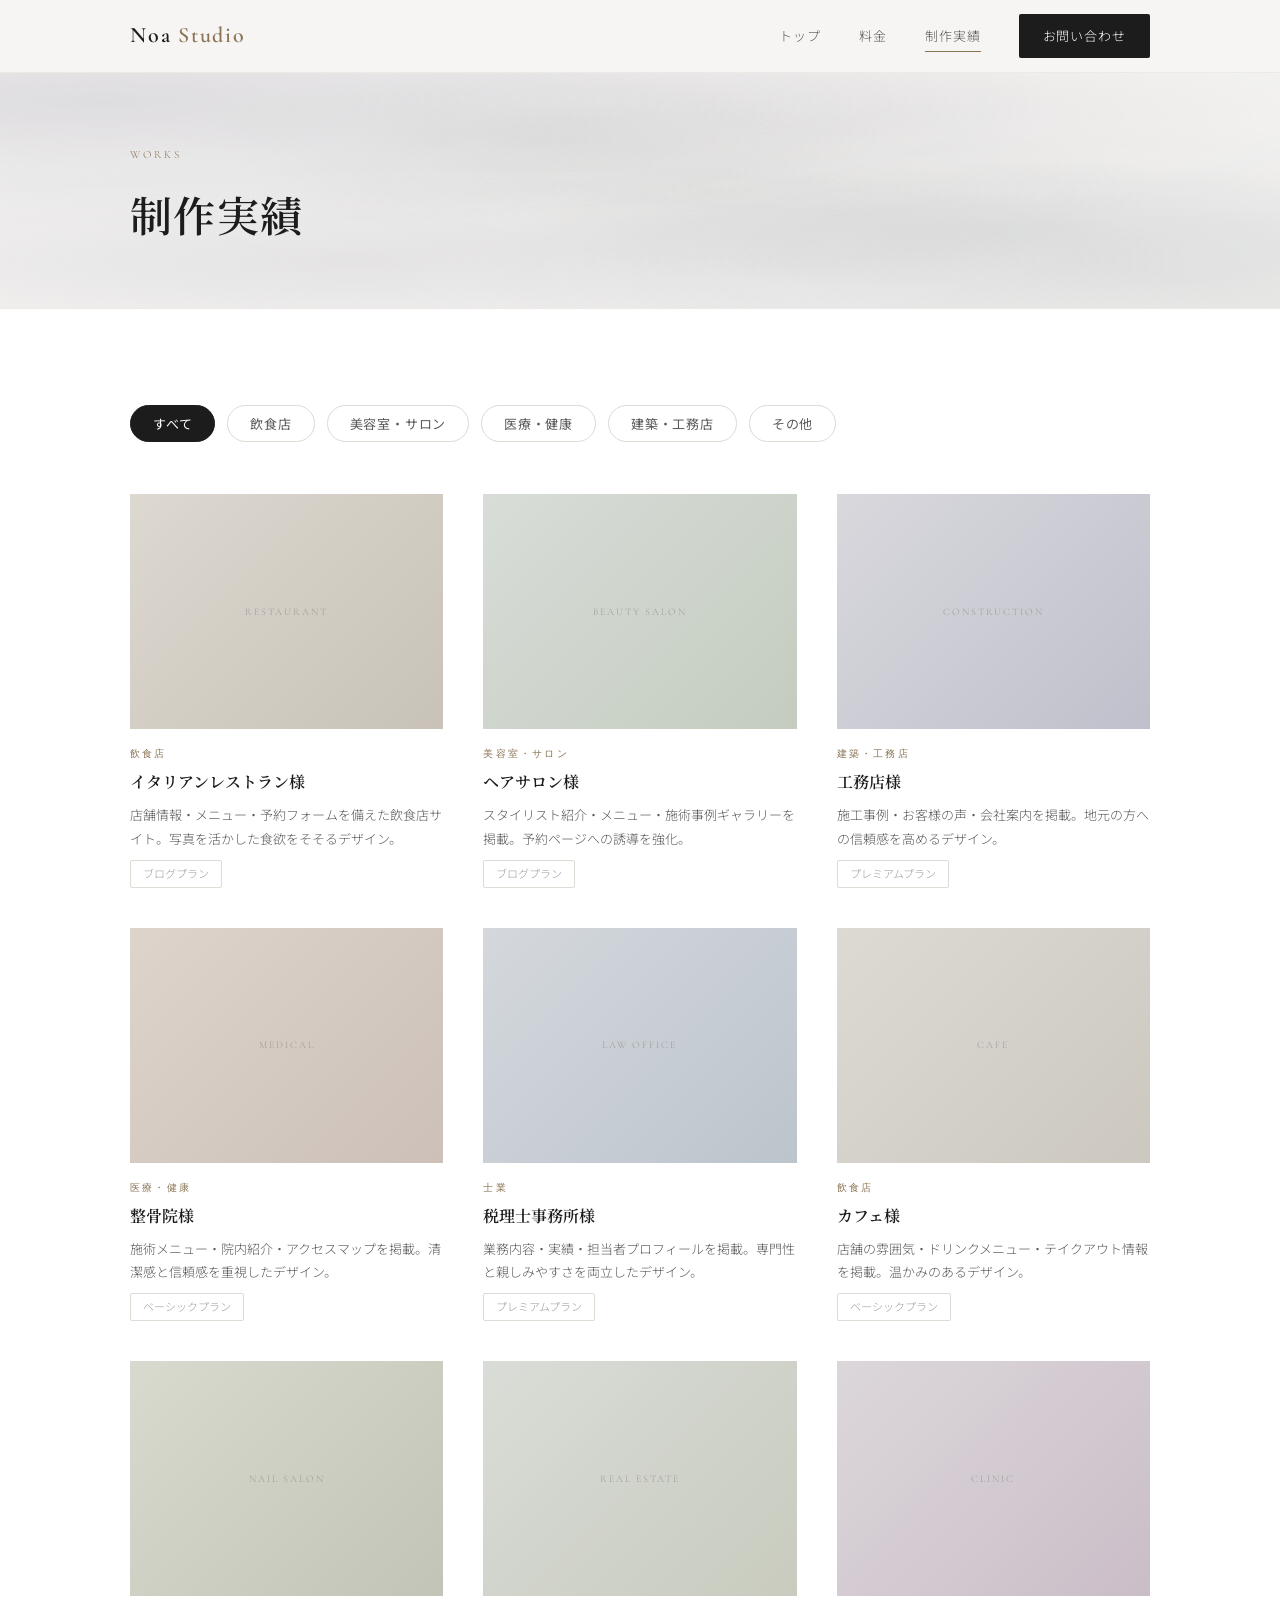
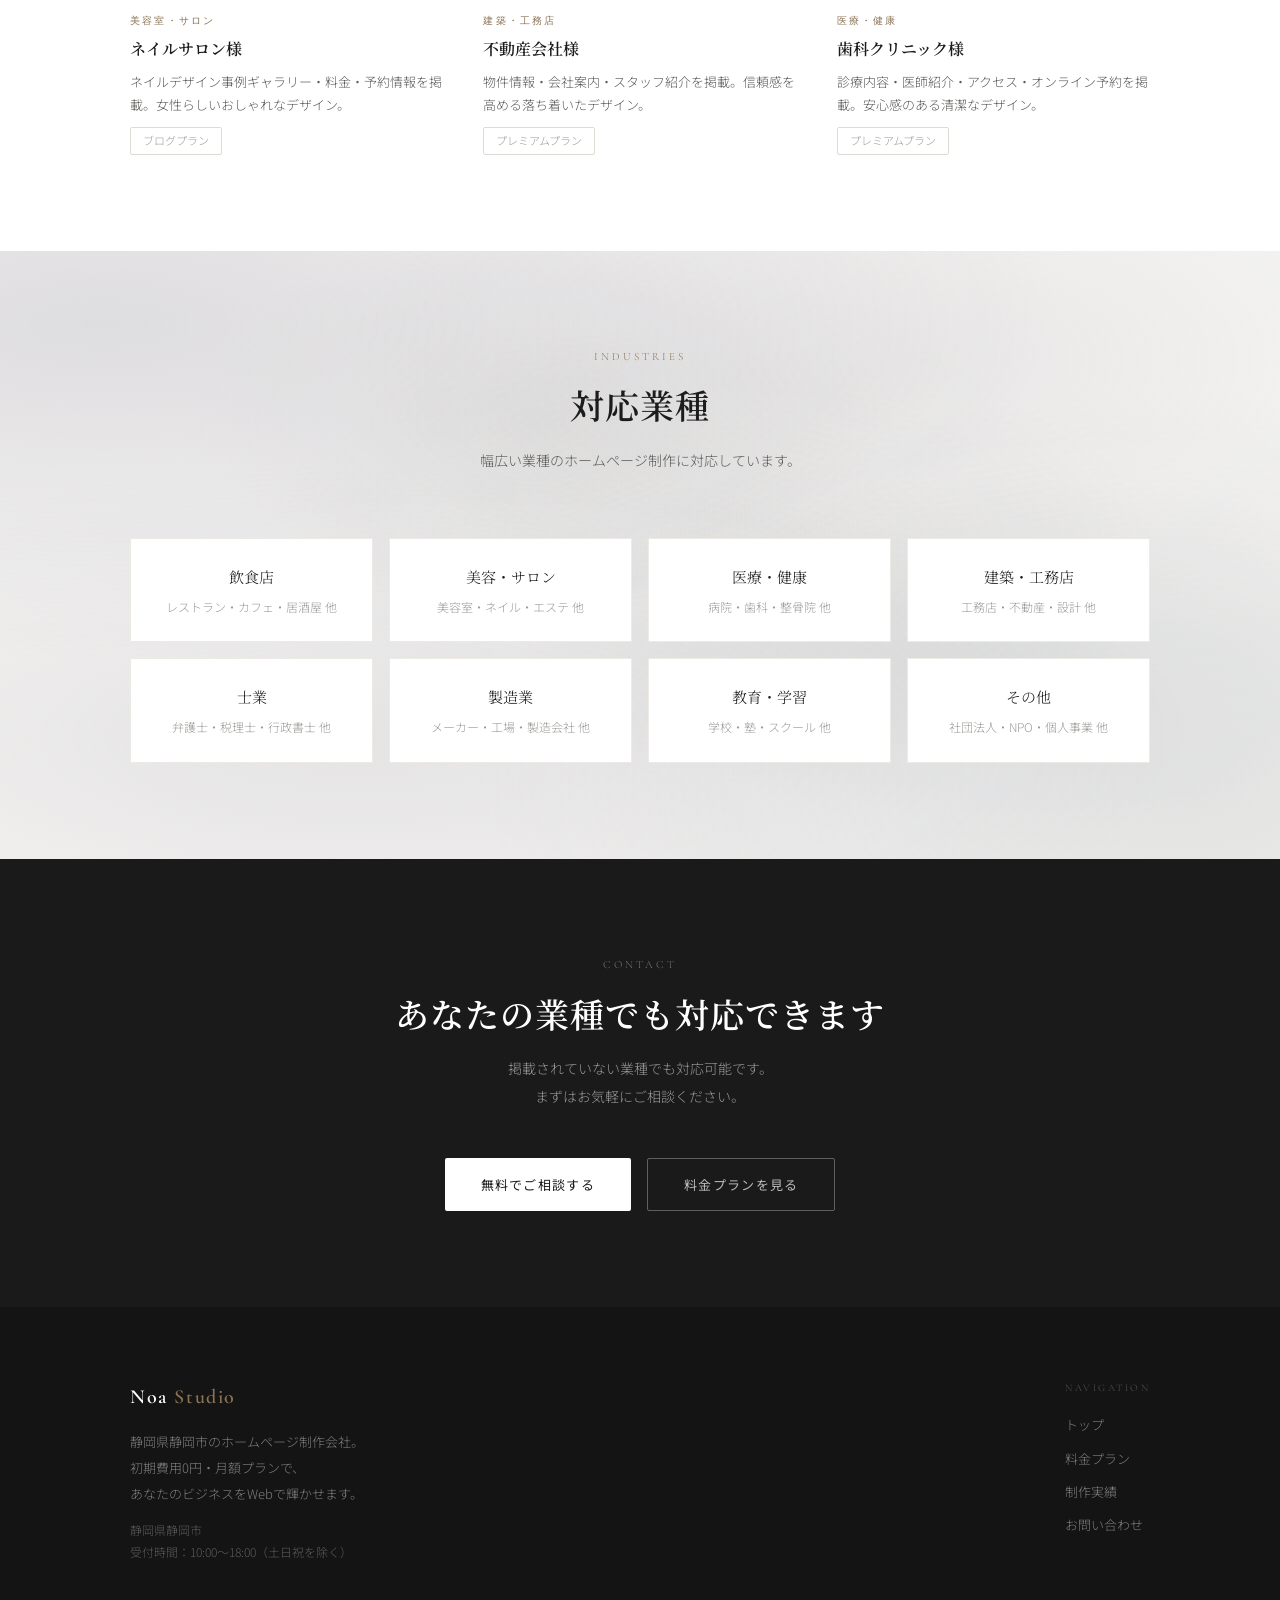
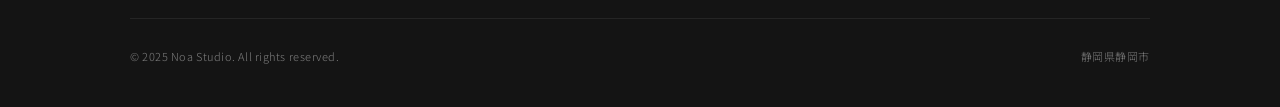
<file: works.html>
<!DOCTYPE html>
<html lang="ja">
<head>
  <meta charset="UTF-8">
  <meta name="viewport" content="width=device-width, initial-scale=1.0">
  <title>制作実績 | Noa Studio</title>
  <meta name="description" content="Noa Studioの制作実績。飲食店・美容室・建設業・医療・士業など様々な業種のホームページを制作しています。">
  <link rel="stylesheet" href="css/style.css">
  <style>
    .works-filter {
      display: flex;
      gap: 12px;
      flex-wrap: wrap;
      margin-bottom: 52px;
    }
    .filter-btn {
      padding: 8px 22px;
      font-family: var(--sans);
      font-size: 13px;
      letter-spacing: 0.06em;
      background: transparent;
      border: 1px solid var(--border);
      color: var(--text-mid);
      cursor: pointer;
      border-radius: 999px;
      transition: var(--ease);
    }
    .filter-btn:hover,
    .filter-btn.active {
      background: var(--text);
      color: #fff;
      border-color: var(--text);
    }

    .work-card {
      cursor: pointer;
    }
    .work-card .work-thumb {
      aspect-ratio: 4/3;
      overflow: hidden;
      position: relative;
    }
    .work-card .work-thumb-placeholder {
      width: 100%; height: 100%;
      display: flex;
      align-items: center;
      justify-content: center;
      flex-direction: column;
      gap: 10px;
      transition: transform 0.5s ease;
    }
    .work-card:hover .work-thumb-placeholder {
      transform: scale(1.05);
    }
    .work-card .work-info {
      padding: 16px 0 0;
    }
    .work-card .work-cat {
      font-family: var(--en);
      font-size: 10px;
      letter-spacing: 0.22em;
      text-transform: uppercase;
      color: var(--accent);
      margin-bottom: 5px;
    }
    .work-card .work-title {
      font-family: var(--serif);
      font-size: 16px;
      font-weight: 600;
      margin-bottom: 6px;
    }
    .work-card .work-desc {
      font-size: 13px;
      color: var(--text-mid);
      line-height: 1.8;
    }
    .work-card .work-tag {
      display: inline-block;
      margin-top: 10px;
      padding: 3px 12px;
      font-size: 11px;
      border: 1px solid var(--border);
      color: var(--text-light);
      border-radius: 2px;
    }
  </style>
</head>
<body>

<!-- ==================== HEADER ==================== -->
<header class="site-header">
  <div class="header-inner">
    <a href="index.html" class="site-logo">Noa <span>Studio</span></a>
    <nav class="site-nav" id="siteNav">
      <a href="index.html">トップ</a>
      <a href="price.html">料金</a>
      <a href="works.html" class="active">制作実績</a>
      <a href="contact.html" class="nav-cta">お問い合わせ</a>
    </nav>
    <button class="hamburger" id="hamburger" aria-label="メニュー">
      <span></span><span></span><span></span>
    </button>
  </div>
</header>

<!-- ==================== PAGE HERO ==================== -->
<div class="page-hero bg-texture">
  <div class="container">
    <span class="section-label">Works</span>
    <h1>制作実績</h1>
  </div>
</div>

<!-- ==================== WORKS ==================== -->
<section style="background: var(--bg-white);">
  <div class="container">

    <!-- Filter -->
    <div class="works-filter">
      <button class="filter-btn active" data-filter="all">すべて</button>
      <button class="filter-btn" data-filter="restaurant">飲食店</button>
      <button class="filter-btn" data-filter="salon">美容室・サロン</button>
      <button class="filter-btn" data-filter="medical">医療・健康</button>
      <button class="filter-btn" data-filter="construction">建築・工務店</button>
      <button class="filter-btn" data-filter="other">その他</button>
    </div>

    <!-- Works Grid -->
    <div class="works-grid-full">

      <div class="work-card" data-cat="restaurant">
        <div class="work-thumb">
          <div class="work-thumb-placeholder ph-1">
            <span class="work-thumb-label">Restaurant</span>
          </div>
        </div>
        <div class="work-info">
          <p class="work-cat">飲食店</p>
          <h3 class="work-title">イタリアンレストラン様</h3>
          <p class="work-desc">店舗情報・メニュー・予約フォームを備えた飲食店サイト。写真を活かした食欲をそそるデザイン。</p>
          <span class="work-tag">ブログプラン</span>
        </div>
      </div>

      <div class="work-card" data-cat="salon">
        <div class="work-thumb">
          <div class="work-thumb-placeholder ph-2">
            <span class="work-thumb-label">Beauty Salon</span>
          </div>
        </div>
        <div class="work-info">
          <p class="work-cat">美容室・サロン</p>
          <h3 class="work-title">ヘアサロン様</h3>
          <p class="work-desc">スタイリスト紹介・メニュー・施術事例ギャラリーを掲載。予約ページへの誘導を強化。</p>
          <span class="work-tag">ブログプラン</span>
        </div>
      </div>

      <div class="work-card" data-cat="construction">
        <div class="work-thumb">
          <div class="work-thumb-placeholder ph-3">
            <span class="work-thumb-label">Construction</span>
          </div>
        </div>
        <div class="work-info">
          <p class="work-cat">建築・工務店</p>
          <h3 class="work-title">工務店様</h3>
          <p class="work-desc">施工事例・お客様の声・会社案内を掲載。地元の方への信頼感を高めるデザイン。</p>
          <span class="work-tag">プレミアムプラン</span>
        </div>
      </div>

      <div class="work-card" data-cat="medical">
        <div class="work-thumb">
          <div class="work-thumb-placeholder ph-4">
            <span class="work-thumb-label">Medical</span>
          </div>
        </div>
        <div class="work-info">
          <p class="work-cat">医療・健康</p>
          <h3 class="work-title">整骨院様</h3>
          <p class="work-desc">施術メニュー・院内紹介・アクセスマップを掲載。清潔感と信頼感を重視したデザイン。</p>
          <span class="work-tag">ベーシックプラン</span>
        </div>
      </div>

      <div class="work-card" data-cat="other">
        <div class="work-thumb">
          <div class="work-thumb-placeholder ph-5">
            <span class="work-thumb-label">Law Office</span>
          </div>
        </div>
        <div class="work-info">
          <p class="work-cat">士業</p>
          <h3 class="work-title">税理士事務所様</h3>
          <p class="work-desc">業務内容・実績・担当者プロフィールを掲載。専門性と親しみやすさを両立したデザイン。</p>
          <span class="work-tag">プレミアムプラン</span>
        </div>
      </div>

      <div class="work-card" data-cat="restaurant">
        <div class="work-thumb">
          <div class="work-thumb-placeholder ph-6">
            <span class="work-thumb-label">Cafe</span>
          </div>
        </div>
        <div class="work-info">
          <p class="work-cat">飲食店</p>
          <h3 class="work-title">カフェ様</h3>
          <p class="work-desc">店舗の雰囲気・ドリンクメニュー・テイクアウト情報を掲載。温かみのあるデザイン。</p>
          <span class="work-tag">ベーシックプラン</span>
        </div>
      </div>

      <div class="work-card" data-cat="salon">
        <div class="work-thumb">
          <div class="work-thumb-placeholder ph-1" style="filter: hue-rotate(30deg);">
            <span class="work-thumb-label">Nail Salon</span>
          </div>
        </div>
        <div class="work-info">
          <p class="work-cat">美容室・サロン</p>
          <h3 class="work-title">ネイルサロン様</h3>
          <p class="work-desc">ネイルデザイン事例ギャラリー・料金・予約情報を掲載。女性らしいおしゃれなデザイン。</p>
          <span class="work-tag">ブログプラン</span>
        </div>
      </div>

      <div class="work-card" data-cat="construction">
        <div class="work-thumb">
          <div class="work-thumb-placeholder ph-2" style="filter: hue-rotate(-20deg);">
            <span class="work-thumb-label">Real Estate</span>
          </div>
        </div>
        <div class="work-info">
          <p class="work-cat">建築・工務店</p>
          <h3 class="work-title">不動産会社様</h3>
          <p class="work-desc">物件情報・会社案内・スタッフ紹介を掲載。信頼感を高める落ち着いたデザイン。</p>
          <span class="work-tag">プレミアムプラン</span>
        </div>
      </div>

      <div class="work-card" data-cat="medical">
        <div class="work-thumb">
          <div class="work-thumb-placeholder ph-3" style="filter: hue-rotate(60deg);">
            <span class="work-thumb-label">Clinic</span>
          </div>
        </div>
        <div class="work-info">
          <p class="work-cat">医療・健康</p>
          <h3 class="work-title">歯科クリニック様</h3>
          <p class="work-desc">診療内容・医師紹介・アクセス・オンライン予約を掲載。安心感のある清潔なデザイン。</p>
          <span class="work-tag">プレミアムプラン</span>
        </div>
      </div>

    </div>
  </div>
</section>

<!-- ==================== INDUSTRY ==================== -->
<section class="bg-texture">
  <div class="container">
    <div class="section-header center">
      <span class="section-label">Industries</span>
      <h2 class="section-title">対応業種</h2>
      <p class="section-subtitle">幅広い業種のホームページ制作に対応しています。</p>
    </div>

    <div style="display: grid; grid-template-columns: repeat(4, 1fr); gap: 16px;">
      <div style="background: var(--bg-white); border: 1px solid var(--border-lt); padding: 24px; text-align: center;">
        <p style="font-family: var(--serif); font-size: 15px; margin-bottom: 6px;">飲食店</p>
        <p style="font-size: 12px; color: var(--text-light);">レストラン・カフェ・居酒屋 他</p>
      </div>
      <div style="background: var(--bg-white); border: 1px solid var(--border-lt); padding: 24px; text-align: center;">
        <p style="font-family: var(--serif); font-size: 15px; margin-bottom: 6px;">美容・サロン</p>
        <p style="font-size: 12px; color: var(--text-light);">美容室・ネイル・エステ 他</p>
      </div>
      <div style="background: var(--bg-white); border: 1px solid var(--border-lt); padding: 24px; text-align: center;">
        <p style="font-family: var(--serif); font-size: 15px; margin-bottom: 6px;">医療・健康</p>
        <p style="font-size: 12px; color: var(--text-light);">病院・歯科・整骨院 他</p>
      </div>
      <div style="background: var(--bg-white); border: 1px solid var(--border-lt); padding: 24px; text-align: center;">
        <p style="font-family: var(--serif); font-size: 15px; margin-bottom: 6px;">建築・工務店</p>
        <p style="font-size: 12px; color: var(--text-light);">工務店・不動産・設計 他</p>
      </div>
      <div style="background: var(--bg-white); border: 1px solid var(--border-lt); padding: 24px; text-align: center;">
        <p style="font-family: var(--serif); font-size: 15px; margin-bottom: 6px;">士業</p>
        <p style="font-size: 12px; color: var(--text-light);">弁護士・税理士・行政書士 他</p>
      </div>
      <div style="background: var(--bg-white); border: 1px solid var(--border-lt); padding: 24px; text-align: center;">
        <p style="font-family: var(--serif); font-size: 15px; margin-bottom: 6px;">製造業</p>
        <p style="font-size: 12px; color: var(--text-light);">メーカー・工場・製造会社 他</p>
      </div>
      <div style="background: var(--bg-white); border: 1px solid var(--border-lt); padding: 24px; text-align: center;">
        <p style="font-family: var(--serif); font-size: 15px; margin-bottom: 6px;">教育・学習</p>
        <p style="font-size: 12px; color: var(--text-light);">学校・塾・スクール 他</p>
      </div>
      <div style="background: var(--bg-white); border: 1px solid var(--border-lt); padding: 24px; text-align: center;">
        <p style="font-family: var(--serif); font-size: 15px; margin-bottom: 6px;">その他</p>
        <p style="font-size: 12px; color: var(--text-light);">社団法人・NPO・個人事業 他</p>
      </div>
    </div>
  </div>
</section>

<!-- ==================== CTA ==================== -->
<section class="cta-banner">
  <div class="container">
    <span class="section-label">Contact</span>
    <h2 class="section-title">あなたの業種でも対応できます</h2>
    <p class="section-subtitle">
      掲載されていない業種でも対応可能です。<br>
      まずはお気軽にご相談ください。
    </p>
    <div style="display:flex; gap:16px; justify-content:center; flex-wrap:wrap;">
      <a href="contact.html" class="btn btn-primary">無料でご相談する</a>
      <a href="price.html" class="btn btn-outline">料金プランを見る</a>
    </div>
  </div>
</section>

<!-- ==================== FOOTER ==================== -->
<footer class="site-footer">
  <div class="container">
    <div class="footer-grid">
      <div>
        <div class="footer-logo">Noa <span>Studio</span></div>
        <p class="footer-desc">
          静岡県静岡市のホームページ制作会社。<br>
          初期費用0円・月額プランで、<br>
          あなたのビジネスをWebで輝かせます。
        </p>
        <p class="footer-address">
          静岡県静岡市<br>
          受付時間：10:00〜18:00（土日祝を除く）
        </p>
      </div>
      <div>
        <p class="footer-nav-title">Navigation</p>
        <nav class="footer-links">
          <a href="index.html">トップ</a>
          <a href="price.html">料金プラン</a>
          <a href="works.html">制作実績</a>
          <a href="contact.html">お問い合わせ</a>
        </nav>
      </div>
    </div>
    <div class="footer-bottom">
      <span>© 2025 Noa Studio. All rights reserved.</span>
      <span>静岡県静岡市</span>
    </div>
  </div>
</footer>

<script>
  const hamburger = document.getElementById('hamburger');
  const nav = document.getElementById('siteNav');
  hamburger.addEventListener('click', () => nav.classList.toggle('open'));

  // Filter
  const filterBtns = document.querySelectorAll('.filter-btn');
  const workCards  = document.querySelectorAll('.work-card');

  filterBtns.forEach(btn => {
    btn.addEventListener('click', () => {
      filterBtns.forEach(b => b.classList.remove('active'));
      btn.classList.add('active');

      const filter = btn.dataset.filter;
      workCards.forEach(card => {
        if (filter === 'all' || card.dataset.cat === filter) {
          card.style.display = 'block';
        } else {
          card.style.display = 'none';
        }
      });
    });
  });
</script>

</body>
</html>
</file>
<file: css/style.css>
/* ==========================================
   Neo Design - Main Stylesheet
   ========================================== */

@import url('https://fonts.googleapis.com/css2?family=Cormorant+Garamond:ital,wght@0,400;0,600;1,400&family=Noto+Sans+JP:wght@300;400;500&family=Noto+Serif+JP:wght@400;600&family=Playfair+Display:wght@500;600&display=swap');

/* --- Variables --- */
:root {
  --bg:          #f6f5f3;
  --bg-white:    #ffffff;
  --bg-dark:     #1a1a1a;
  --text:        #1c1c1c;
  --text-mid:    #5a5a58;
  --text-light:  #9a9a97;
  --accent:      #8a7355;
  --accent-rgb:  138, 115, 85;
  --border:      #dedad4;
  --border-lt:   #edeae5;
  --serif:       'Noto Serif JP', 'Georgia', serif;
  --sans:        'Noto Sans JP', 'Hiragino Kaku Gothic ProN', 'Yu Gothic', sans-serif;
  --en:          'Cormorant Garamond', 'Georgia', serif;
  --max:         1100px;
  --radius:      2px;
  --shadow:      0 4px 28px rgba(0,0,0,0.07);
  --ease:        0.3s ease;

  /* --- 数字・価格 統一定義 --- */
  --num-font:     'Playfair Display', 'Georgia', serif;
  --num-weight:   600;
  --num-main:     40px;  /* 全数字を統一 */
  --num-currency: 40px;
  --num-unit:     14px;
  --num-tax:      12px;
}

/* --- Reset --- */
*, *::before, *::after { box-sizing: border-box; margin: 0; padding: 0; }
html { scroll-behavior: smooth; }
img  { max-width: 100%; height: auto; display: block; }
a    { color: inherit; text-decoration: none; }
ul   { list-style: none; }

body {
  font-family: var(--sans);
  background-color: var(--bg);
  color: var(--text);
  line-height: 1.8;
  font-size: 15px;
  font-weight: 300;
  -webkit-font-smoothing: antialiased;
}

/* --- Watercolor Texture Background --- */
.bg-texture {
  background-color: var(--bg);
  background-image:
    radial-gradient(ellipse 75% 55% at 8%  12%, rgba(160,157,172,0.28) 0%, transparent 100%),
    radial-gradient(ellipse 55% 65% at 92% 88%, rgba(155,160,167,0.22) 0%, transparent 100%),
    radial-gradient(ellipse 45% 45% at 72% 18%, rgba(168,163,172,0.16) 0%, transparent 100%),
    radial-gradient(ellipse 65% 45% at 28% 80%, rgba(158,155,170,0.20) 0%, transparent 100%),
    radial-gradient(ellipse 35% 38% at 55% 50%, rgba(165,168,163,0.13) 0%, transparent 100%),
    radial-gradient(ellipse 28% 32% at 42% 28%, rgba(160,165,162,0.12) 0%, transparent 100%),
    radial-gradient(ellipse 38% 28% at 78% 65%, rgba(153,158,165,0.14) 0%, transparent 100%);
}

/* --- Container --- */
.container {
  max-width: var(--max);
  margin: 0 auto;
  padding: 0 40px;
}

/* --- Section --- */
section { padding: 96px 0; }

.section-label {
  font-family: var(--en);
  font-size: 11px;
  letter-spacing: 0.28em;
  text-transform: uppercase;
  color: var(--accent);
  display: block;
  margin-bottom: 14px;
}

.section-title {
  font-family: var(--serif);
  font-size: clamp(22px, 3.2vw, 34px);
  font-weight: 600;
  line-height: 1.45;
  letter-spacing: 0.03em;
  margin-bottom: 16px;
}

.section-subtitle {
  font-size: 14px;
  color: var(--text-mid);
  line-height: 2;
  max-width: 520px;
}

.section-header { margin-bottom: 64px; }
.section-header.center { text-align: center; }
.section-header.center .section-subtitle { margin: 0 auto; }

/* --- Buttons --- */
.btn {
  display: inline-flex;
  align-items: center;
  gap: 10px;
  padding: 14px 36px;
  font-family: var(--sans);
  font-size: 13px;
  font-weight: 400;
  letter-spacing: 0.1em;
  border: none;
  cursor: pointer;
  transition: var(--ease);
  border-radius: var(--radius);
}

.btn-primary {
  background: var(--text);
  color: #fff;
}
.btn-primary:hover { background: #333; transform: translateY(-2px); }

.btn-outline {
  background: transparent;
  color: var(--text);
  border: 1px solid var(--border);
}
.btn-outline:hover { background: var(--text); color: #fff; border-color: var(--text); }

.btn-accent { background: var(--accent); color: #fff; }
.btn-accent:hover { opacity: 0.88; transform: translateY(-2px); }

/* ==========================================
   HEADER
   ========================================== */
.site-header {
  position: sticky;
  top: 0;
  z-index: 100;
  background: rgba(246, 245, 243, 0.93);
  backdrop-filter: blur(14px);
  -webkit-backdrop-filter: blur(14px);
  border-bottom: 1px solid var(--border-lt);
}

.header-inner {
  display: flex;
  align-items: center;
  justify-content: space-between;
  height: 72px;
  max-width: var(--max);
  margin: 0 auto;
  padding: 0 40px;
}

.site-logo {
  font-family: var(--en);
  font-size: 22px;
  font-weight: 600;
  letter-spacing: 0.08em;
  color: var(--text);
}
.site-logo span { color: var(--accent); }

.site-nav {
  display: flex;
  align-items: center;
  gap: 38px;
}

.site-nav a {
  font-size: 13px;
  letter-spacing: 0.07em;
  color: var(--text-mid);
  transition: var(--ease);
  position: relative;
}
.site-nav a::after {
  content: '';
  position: absolute;
  bottom: -4px; left: 0;
  width: 0; height: 1px;
  background: var(--accent);
  transition: var(--ease);
}
.site-nav a:hover { color: var(--text); }
.site-nav a:hover::after,
.site-nav a.active::after { width: 100%; }

.nav-cta {
  background: var(--text) !important;
  color: #fff !important;
  padding: 10px 24px;
  border-radius: var(--radius);
  font-size: 12px;
  letter-spacing: 0.12em;
}
.nav-cta:hover { background: #333 !important; }
.nav-cta::after { display: none !important; }

/* Hamburger */
.hamburger {
  display: none;
  flex-direction: column;
  gap: 5px;
  cursor: pointer;
  padding: 4px;
  background: none;
  border: none;
}
.hamburger span {
  display: block;
  width: 24px; height: 1px;
  background: var(--text);
  transition: var(--ease);
}

/* ==========================================
   HERO
   ========================================== */
.hero {
  min-height: calc(100vh - 72px);
  display: flex;
  align-items: center;
  padding: 80px 0;
  position: relative;
  overflow: hidden;
}

.hero-content { max-width: 680px; }

.hero-en {
  font-family: var(--en);
  font-size: 11px;
  letter-spacing: 0.35em;
  text-transform: uppercase;
  color: var(--accent);
  margin-bottom: 22px;
  display: block;
}

.hero-title {
  font-family: var(--serif);
  font-size: clamp(30px, 4.8vw, 54px);
  line-height: 1.5;
  margin-bottom: 26px;
  letter-spacing: 0.04em;
  font-weight: 600;
}
.hero-title em { font-style: normal; color: var(--accent); }

.hero-text {
  font-size: 15px;
  color: var(--text-mid);
  line-height: 2.1;
  margin-bottom: 48px;
  max-width: 500px;
}

.hero-actions { display: flex; gap: 16px; flex-wrap: wrap; }

/* Floating badge */
.hero-badge {
  position: absolute;
  right: 60px;
  top: 50%;
  transform: translateY(-50%);
}
.hero-badge-ring {
  width: 190px; height: 190px;
  border: 1px solid var(--border);
  border-radius: 50%;
  display: flex;
  flex-direction: column;
  align-items: center;
  justify-content: center;
  gap: 4px;
  background: rgba(255,255,255,0.65);
  backdrop-filter: blur(8px);
}
.hero-badge-ring .badge-label {
  font-family: var(--en);
  font-size: 10px;
  letter-spacing: 0.2em;
  text-transform: uppercase;
  color: var(--text-light);
}
.hero-badge-ring .badge-from {
  font-size: var(--num-unit);
  color: var(--text-light);
}
.hero-badge-ring .badge-price {
  font-family: var(--num-font);
  font-size: var(--num-main);
  font-weight: var(--num-weight);
  line-height: 1;
  letter-spacing: 0;
  display: flex;
  align-items: baseline;
  gap: 0;
  font-variant-numeric: lining-nums tabular-nums;
}
.hero-badge-ring .badge-currency {
  font-family: var(--num-font);
  font-size: var(--num-currency);
  font-weight: var(--num-weight);
  line-height: 1;
}
.hero-badge-ring .badge-unit {
  font-size: var(--num-unit);
  color: var(--text-light);
}

/* Scroll indicator */
.hero-scroll {
  position: absolute;
  bottom: 40px;
  left: 50%;
  transform: translateX(-50%);
  display: flex;
  flex-direction: column;
  align-items: center;
  gap: 8px;
}
.hero-scroll span {
  font-family: var(--en);
  font-size: 9px;
  letter-spacing: 0.3em;
  text-transform: uppercase;
  color: var(--text-light);
}
.scroll-line {
  width: 1px;
  height: 48px;
  background: linear-gradient(to bottom, var(--border), transparent);
  animation: scrollLine 1.8s ease-in-out infinite;
}
@keyframes scrollLine {
  0%   { transform: scaleY(0); transform-origin: top; }
  50%  { transform: scaleY(1); transform-origin: top; }
  51%  { transform: scaleY(1); transform-origin: bottom; }
  100% { transform: scaleY(0); transform-origin: bottom; }
}

/* ==========================================
   FEATURES
   ========================================== */
.features { background: var(--bg-white); }

.features-grid {
  display: grid;
  grid-template-columns: repeat(3, 1fr);
  gap: 2px;
  background: var(--border-lt);
  border: 1px solid var(--border-lt);
}

.feature-item {
  background: var(--bg-white);
  padding: 48px 36px;
  transition: var(--ease);
}
.feature-item:hover { background: #fdfcfa; }

.feature-num {
  font-family: var(--num-font);
  font-size: var(--num-main);
  font-weight: var(--num-weight);
  color: var(--border);
  line-height: 1;
  margin-bottom: 24px;
  letter-spacing: 0;
  font-variant-numeric: lining-nums tabular-nums;
}

.feature-icon {
  width: 44px; height: 44px;
  margin-bottom: 20px;
  color: var(--accent);
}

.feature-title {
  font-family: var(--serif);
  font-size: 18px;
  font-weight: 600;
  margin-bottom: 12px;
}

.feature-text {
  font-size: 14px;
  color: var(--text-mid);
  line-height: 1.95;
}

/* ==========================================
   PLANS
   ========================================== */
.plans { background: var(--bg); }

.plans-grid {
  display: grid;
  grid-template-columns: repeat(3, 1fr);
  gap: 24px;
}

.plan-card {
  background: var(--bg-white);
  border: 1px solid var(--border-lt);
  padding: 40px 32px;
  position: relative;
  transition: var(--ease);
}
.plan-card:hover { box-shadow: var(--shadow); transform: translateY(-4px); }
.plan-card.featured { border: 2px solid var(--accent); }

.plan-badge {
  position: absolute;
  top: -13px;
  left: 50%;
  transform: translateX(-50%);
  background: var(--accent);
  color: #fff;
  font-size: 10px;
  letter-spacing: 0.15em;
  padding: 4px 18px;
  white-space: nowrap;
}

.plan-en {
  font-family: var(--en);
  font-size: 11px;
  letter-spacing: 0.25em;
  text-transform: uppercase;
  color: var(--accent);
  margin-bottom: 6px;
}

.plan-name {
  font-family: var(--serif);
  font-size: 22px;
  font-weight: 600;
  margin-bottom: 24px;
}

.plan-price {
  margin-bottom: 28px;
  padding-bottom: 24px;
  border-bottom: 1px solid var(--border-lt);
}
.plan-price > div {
  display: flex;
  align-items: baseline;
  gap: 0;
  line-height: 1;
}
.plan-price .currency {
  font-family: var(--num-font);
  font-size: var(--num-currency);
  font-weight: var(--num-weight);
  line-height: 1;
  font-variant-numeric: lining-nums;
}
.plan-price .amount {
  font-family: var(--num-font);
  font-size: var(--num-main);
  font-weight: var(--num-weight);
  line-height: 1;
  letter-spacing: 0;
  font-variant-numeric: lining-nums tabular-nums;
}
.plan-price .unit  { font-size: var(--num-unit); color: var(--text-light); margin-left: 6px; }
.plan-price .tax   { font-size: var(--num-tax);  color: var(--text-light); margin-top: 6px; }

.plan-features { margin-bottom: 32px; }
.plan-features li {
  font-size: 14px;
  padding: 9px 0;
  border-bottom: 1px solid var(--border-lt);
  display: flex;
  align-items: flex-start;
  gap: 9px;
  color: var(--text-mid);
}
.plan-features li::before {
  content: '✓';
  color: var(--accent);
  font-size: 12px;
  flex-shrink: 0;
  margin-top: 2px;
}

.plan-note {
  font-size: 12px;
  color: var(--text-light);
  text-align: center;
  margin-top: 14px;
}

/* ==========================================
   WORKS PREVIEW
   ========================================== */
.works-preview { background: var(--bg-white); }

.works-grid {
  display: grid;
  grid-template-columns: repeat(3, 1fr);
  gap: 28px;
  margin-bottom: 52px;
}

.work-item { cursor: pointer; display: block; text-decoration: none; color: inherit; }

.work-thumb {
  aspect-ratio: 4/3;
  overflow: hidden;
  background: var(--bg);
  position: relative;
}
.work-thumb-placeholder {
  width: 100%; height: 100%;
  display: flex;
  align-items: center;
  justify-content: center;
  flex-direction: column;
  gap: 10px;
  transition: transform 0.5s ease;
}
.work-item:hover .work-thumb-placeholder { transform: scale(1.04); }

.work-thumb-iframe {
  width: 200%;
  height: 200%;
  transform: scale(0.5);
  transform-origin: top left;
  border: none;
  pointer-events: none;
}

.work-thumb-label {
  font-family: var(--en);
  font-size: 10px;
  letter-spacing: 0.2em;
  color: var(--text-light);
  text-transform: uppercase;
}

.work-info { padding: 14px 0 0; }

.work-cat {
  font-family: var(--en);
  font-size: 10px;
  letter-spacing: 0.22em;
  text-transform: uppercase;
  color: var(--accent);
  margin-bottom: 5px;
}
.work-title {
  font-family: var(--serif);
  font-size: 15px;
}

/* Color placeholders */
.ph-1 { background: linear-gradient(135deg, #ddd8d0 0%, #c8c2b8 100%); }
.ph-2 { background: linear-gradient(135deg, #d8ddd8 0%, #c4ccbf 100%); }
.ph-3 { background: linear-gradient(135deg, #d8d8dd 0%, #c0c0cc 100%); }
.ph-4 { background: linear-gradient(135deg, #ddd4cc 0%, #ccc0b8 100%); }
.ph-5 { background: linear-gradient(135deg, #d4d8dd 0%, #bcc4cc 100%); }
.ph-6 { background: linear-gradient(135deg, #dddad4 0%, #ccc8c0 100%); }

/* ==========================================
   FLOW
   ========================================== */
.flow { background: var(--bg); }

.flow-steps {
  display: grid;
  grid-template-columns: repeat(6, 1fr);
  gap: 0;
  position: relative;
}
.flow-steps::before {
  content: '';
  position: absolute;
  top: 36px;
  left: calc(100% / 12);
  right: calc(100% / 12);
  height: 1px;
  background: var(--border);
  z-index: 0;
}

.flow-step {
  text-align: center;
  padding: 0 12px;
  position: relative;
  z-index: 1;
}
.flow-step-num {
  font-family: var(--en);
  font-size: 16px;
  font-weight: 600;
  color: var(--text);
  line-height: 1;
  margin: 0 auto 20px;
  width: 72px;
  height: 72px;
  border-radius: 50%;
  border: 1px solid var(--border);
  background: var(--bg-white);
  display: flex;
  align-items: center;
  justify-content: center;
  letter-spacing: 0.08em;
  font-variant-numeric: lining-nums;
}
.flow-step-title {
  font-family: var(--serif);
  font-size: 14px;
  font-weight: 600;
  margin-bottom: 6px;
}
.flow-step-text {
  font-size: 12px;
  color: var(--text-mid);
  line-height: 1.75;
}

/* ==========================================
   FAQ
   ========================================== */
.faq { background: var(--bg-white); }

.faq-list {
  max-width: 760px;
  margin: 0 auto;
}

.faq-item { border-bottom: 1px solid var(--border-lt); }

.faq-q {
  display: flex;
  align-items: flex-start;
  gap: 16px;
  padding: 24px 0;
  cursor: pointer;
  font-family: var(--serif);
  font-size: 16px;
  font-weight: 600;
  transition: var(--ease);
  background: none;
  border: none;
  width: 100%;
  text-align: left;
  color: var(--text);
}
.faq-q:hover { color: var(--accent); }

.faq-q-mark {
  flex-shrink: 0;
  width: 28px; height: 28px;
  border: 1px solid var(--accent);
  color: var(--accent);
  border-radius: 50%;
  display: flex;
  align-items: center;
  justify-content: center;
  font-family: var(--en);
  font-size: 14px;
  margin-top: 1px;
}
.faq-q-text { flex: 1; }

.faq-icon {
  flex-shrink: 0;
  width: 20px; height: 20px;
  position: relative;
  margin-top: 6px;
}
.faq-icon::before,
.faq-icon::after {
  content: '';
  position: absolute;
  background: var(--text-light);
  transition: var(--ease);
}
.faq-icon::before { width: 14px; height: 1px; top: 50%; left: 50%; transform: translate(-50%,-50%); }
.faq-icon::after  { width: 1px; height: 14px; top: 50%; left: 50%; transform: translate(-50%,-50%); }
.faq-item.open .faq-icon::after { opacity: 0; transform: translate(-50%,-50%) rotate(90deg); }

.faq-a {
  display: none;
  padding: 0 0 24px 44px;
  font-size: 14px;
  color: var(--text-mid);
  line-height: 2;
}
.faq-item.open .faq-a { display: block; }

/* ==========================================
   CTA BANNER
   ========================================== */
.cta-banner {
  background: var(--bg-dark);
  color: #fff;
  text-align: center;
  padding: 96px 0;
}
.cta-banner .section-label { color: rgba(255,255,255,0.4); }
.cta-banner .section-title { color: #fff; }
.cta-banner .section-subtitle { color: rgba(255,255,255,0.55); margin: 0 auto 48px; }
.cta-banner .btn-primary { background: #fff; color: var(--text); }
.cta-banner .btn-primary:hover { background: #eee; }
.cta-banner .btn-outline { border-color: rgba(255,255,255,0.3); color: rgba(255,255,255,0.7); }
.cta-banner .btn-outline:hover { background: rgba(255,255,255,0.1); color: #fff; }

/* ==========================================
   FOOTER
   ========================================== */
.site-footer {
  background: #141414;
  color: rgba(255,255,255,0.45);
  padding: 72px 0 40px;
}
.footer-grid {
  display: grid;
  grid-template-columns: 1fr auto;
  gap: 80px;
  margin-bottom: 56px;
}
.footer-logo {
  font-family: var(--en);
  font-size: 20px;
  font-weight: 600;
  letter-spacing: 0.08em;
  color: #fff;
  margin-bottom: 14px;
}
.footer-logo span { color: var(--accent); }
.footer-desc { font-size: 13px; line-height: 2; max-width: 300px; }
.footer-address { font-size: 12px; color: rgba(255,255,255,0.3); margin-top: 12px; line-height: 1.8; }

.footer-nav-title {
  font-family: var(--en);
  font-size: 10px;
  letter-spacing: 0.25em;
  text-transform: uppercase;
  color: rgba(255,255,255,0.28);
  margin-bottom: 16px;
}
.footer-links {
  display: flex;
  flex-direction: column;
  gap: 10px;
}
.footer-links a {
  font-size: 13px;
  color: rgba(255,255,255,0.45);
  transition: var(--ease);
}
.footer-links a:hover { color: #fff; }

.footer-bottom {
  border-top: 1px solid rgba(255,255,255,0.07);
  padding-top: 28px;
  display: flex;
  justify-content: space-between;
  align-items: center;
  font-size: 11px;
  letter-spacing: 0.05em;
}

/* ==========================================
   PAGE HERO (inner pages)
   ========================================== */
.page-hero {
  padding: 72px 0 56px;
  border-bottom: 1px solid var(--border-lt);
}
.page-hero .section-label { margin-bottom: 12px; }
.page-hero h1 {
  font-family: var(--serif);
  font-size: clamp(26px, 3.8vw, 42px);
  font-weight: 600;
  letter-spacing: 0.03em;
}

/* ==========================================
   PRICE PAGE
   ========================================== */
.price-notice {
  background: #fff;
  border: 1px solid var(--border-lt);
  border-left: 3px solid var(--accent);
  padding: 20px 28px;
  font-size: 13px;
  color: var(--text-mid);
  line-height: 1.85;
  margin-bottom: 56px;
}
.price-notice strong { color: var(--text); }

.compare-wrap { overflow-x: auto; margin-top: 72px; }

.compare-table {
  width: 100%;
  border-collapse: collapse;
  font-size: 14px;
  min-width: 600px;
}
.compare-table th,
.compare-table td {
  padding: 15px 20px;
  text-align: center;
  border-bottom: 1px solid var(--border-lt);
}
.compare-table th { background: var(--bg); font-family: var(--serif); font-weight: 600; }
.compare-table th:first-child,
.compare-table td:first-child { text-align: left; color: var(--text-mid); }
.compare-table .check { color: var(--accent); font-size: 15px; }
.compare-table .cross { color: var(--border); font-size: 15px; }
.compare-table .feat-col { background: rgba(var(--accent-rgb), 0.04); }

/* ==========================================
   CONTACT PAGE
   ========================================== */
.contact-layout {
  display: grid;
  grid-template-columns: 1fr 380px;
  gap: 80px;
  align-items: start;
}

.contact-form-group { margin-bottom: 24px; }
.contact-form-group label {
  display: block;
  font-size: 13px;
  margin-bottom: 8px;
  color: var(--text);
  letter-spacing: 0.05em;
}
.contact-form-group label .required {
  color: var(--accent);
  font-size: 10px;
  margin-left: 6px;
  letter-spacing: 0.1em;
}
.contact-form-group input,
.contact-form-group select,
.contact-form-group textarea {
  width: 100%;
  padding: 12px 16px;
  border: 1px solid var(--border);
  background: var(--bg-white);
  font-family: var(--sans);
  font-size: 14px;
  color: var(--text);
  border-radius: var(--radius);
  transition: var(--ease);
  outline: none;
  -webkit-appearance: none;
  appearance: none;
}
.contact-form-group input:focus,
.contact-form-group select:focus,
.contact-form-group textarea:focus { border-color: var(--accent); }
.contact-form-group textarea { height: 160px; resize: vertical; }

.contact-info {
  background: var(--bg);
  border: 1px solid var(--border-lt);
  padding: 36px 32px;
}
.contact-info-item {
  padding: 20px 0;
  border-bottom: 1px solid var(--border-lt);
}
.contact-info-item:last-child { border-bottom: none; }
.contact-info-label {
  font-family: var(--en);
  font-size: 10px;
  letter-spacing: 0.22em;
  text-transform: uppercase;
  color: var(--accent);
  margin-bottom: 6px;
}
.contact-info-text {
  font-size: 14px;
  color: var(--text-mid);
  line-height: 1.85;
}

/* ==========================================
   WORKS PAGE
   ========================================== */
.works-grid-full {
  display: grid;
  grid-template-columns: repeat(3, 1fr);
  gap: 40px;
}

/* ==========================================
   RESPONSIVE
   ========================================== */
@media (max-width: 1024px) {
  .container { padding: 0 32px; }
  .header-inner { padding: 0 32px; }
}

@media (max-width: 900px) {
  .hero-badge    { display: none; }
  .plans-grid    { grid-template-columns: 1fr; max-width: 460px; margin: 0 auto; }
  .contact-layout { grid-template-columns: 1fr; gap: 48px; }
  .works-grid-full { grid-template-columns: repeat(2, 1fr); }
  .flow-steps { grid-template-columns: repeat(3, 1fr); gap: 32px; }
  .flow-steps::before { display: none; }
}

@media (max-width: 768px) {
  section { padding: 64px 0; }
  .container { padding: 0 20px; }
  .header-inner { padding: 0 20px; }

  .hamburger { display: flex; }

  .site-nav {
    display: none;
    position: fixed;
    top: 72px; left: 0; right: 0;
    background: var(--bg-white);
    flex-direction: column;
    align-items: center;
    padding: 40px 20px;
    gap: 28px;
    border-bottom: 1px solid var(--border);
    box-shadow: var(--shadow);
  }
  .site-nav.open { display: flex; }
  .site-nav a { font-size: 15px; }

  .hero { min-height: auto; padding: 60px 0 80px; }
  .hero-scroll { display: none; }

  .features-grid { grid-template-columns: 1fr; }
  .works-grid    { grid-template-columns: repeat(2, 1fr); gap: 20px; }
  .works-grid-full { grid-template-columns: 1fr; }
  .flow-steps { grid-template-columns: repeat(2, 1fr); gap: 32px; }

  .footer-grid {
    grid-template-columns: 1fr;
    gap: 40px;
  }
  .footer-bottom { flex-direction: column; gap: 12px; text-align: center; }
}

@media (max-width: 480px) {
  .works-grid { grid-template-columns: 1fr; }
  .flow-steps { grid-template-columns: 1fr; }
  .hero-actions { flex-direction: column; }
  .btn { justify-content: center; }
}
</file>
